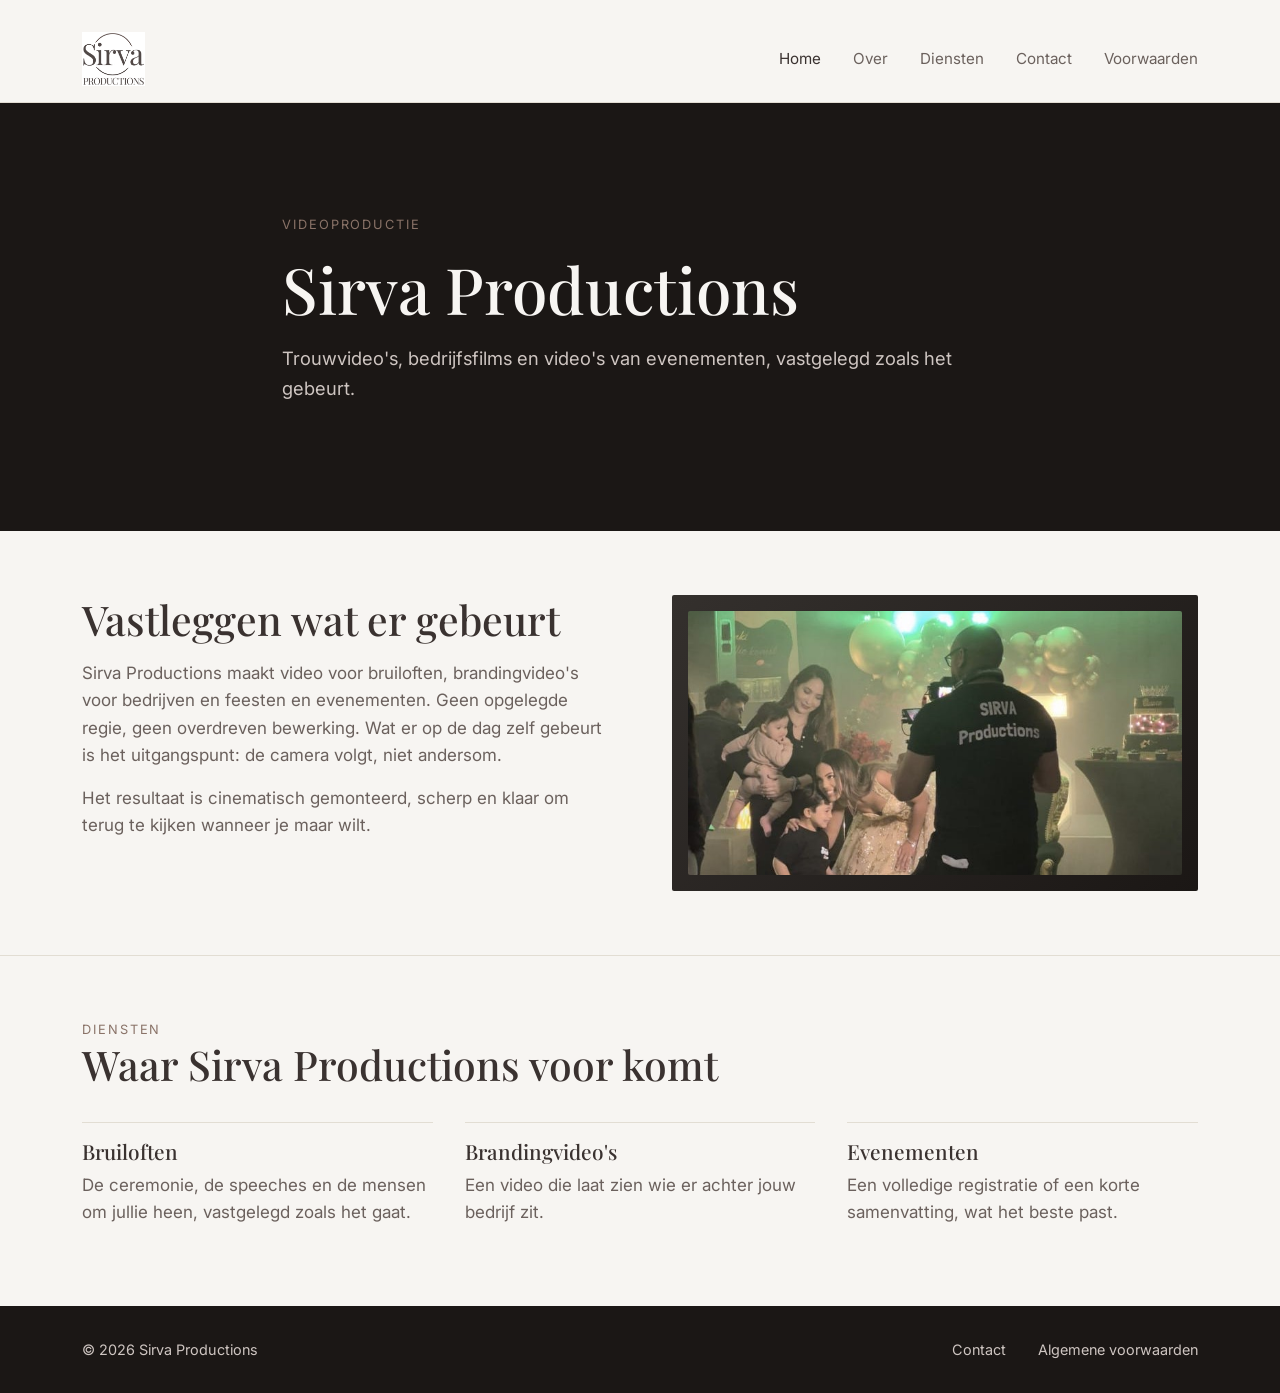
<file: index.html>
<!DOCTYPE html>
<html lang="nl">
<head>
<meta charset="UTF-8">
<meta name="viewport" content="width=device-width, initial-scale=1.0">
<title>Sirva Productions | Videoproductie</title>
<meta name="description" content="Sirva Productions maakt trouwvideo's, bedrijfsfilms en video's van evenementen in Zuid-Holland. Vastgelegd zoals het gebeurt.">
<link rel="preconnect" href="https://fonts.googleapis.com">
<link rel="preconnect" href="https://fonts.gstatic.com" crossorigin>
<link href="https://fonts.googleapis.com/css2?family=Playfair+Display:wght@500;600&family=Inter:wght@400;500&display=swap" rel="stylesheet">
<link rel="icon" type="image/png" sizes="32x32" href="images/favicon-32.png">
<link rel="icon" type="image/png" sizes="16x16" href="images/favicon-16.png">
<link rel="apple-touch-icon" href="images/favicon-256.png">
<link rel="stylesheet" href="css/style.css">
</head>
<body>

<header class="site-header">
  <div class="container">
    <a href="index.html" class="logo"><img src="images/logo-cropped.png" alt="Sirva Productions" width="200" height="171"></a>
    <button class="nav-toggle" aria-label="Menu openen" aria-expanded="false">
      <span></span><span></span><span></span>
    </button>
    <nav>
      <ul class="nav-links">
        <li><a href="index.html" aria-current="page">Home</a></li>
        <li><a href="over.html">Over</a></li>
        <li><a href="diensten.html">Diensten</a></li>
        <li><a href="contact.html">Contact</a></li>
        <li><a href="voorwaarden.html">Voorwaarden</a></li>
      </ul>
    </nav>
  </div>
</header>

<section class="hero">
  <div class="container">
    <div class="eyebrow">Videoproductie</div>
    <h1>Sirva Productions</h1>
    <p class="lead">Trouwvideo's, bedrijfsfilms en video's van evenementen, vastgelegd zoals het gebeurt.</p>
  </div>
</section>

<section>
  <div class="container two-col">
    <div>
      <h2>Vastleggen wat er gebeurt</h2>
      <p>Sirva Productions maakt video voor bruiloften, brandingvideo's voor bedrijven en feesten en evenementen. Geen opgelegde regie, geen overdreven bewerking. Wat er op de dag zelf gebeurt is het uitgangspunt: de camera volgt, niet andersom.</p>
      <p>Het resultaat is cinematisch gemonteerd, scherp en klaar om terug te kijken wanneer je maar wilt.</p>
    </div>
    <div class="placeholder-media">
      <img src="images/marvin-home-crop.jpg" alt="Marvin Sirvania filmt tijdens een feest" style="width:100%; height:100%; object-fit:cover; object-position: center 35%; border-radius:2px;">
    </div>
  </div>
</section>

<section class="section-border">
  <div class="container">
    <div class="eyebrow">Diensten</div>
    <h2>Waar Sirva Productions voor komt</h2>
    <div class="grid-cards">
      <div class="card">
        <h3>Bruiloften</h3>
        <p>De ceremonie, de speeches en de mensen om jullie heen, vastgelegd zoals het gaat.</p>
      </div>
      <div class="card">
        <h3>Brandingvideo's</h3>
        <p>Een video die laat zien wie er achter jouw bedrijf zit.</p>
      </div>
      <div class="card">
        <h3>Evenementen</h3>
        <p>Een volledige registratie of een korte samenvatting, wat het beste past.</p>
      </div>
    </div>
  </div>
</section>

<footer class="site-footer">
  <div class="container">
    <div>&copy; <span id="year"></span> Sirva Productions</div>
    <nav class="footer-links">
      <a href="contact.html">Contact</a>
      <a href="voorwaarden.html">Algemene voorwaarden</a>
    </nav>
  </div>
</footer>

<script src="js/script.js"></script>
</body>
</html>
</file>
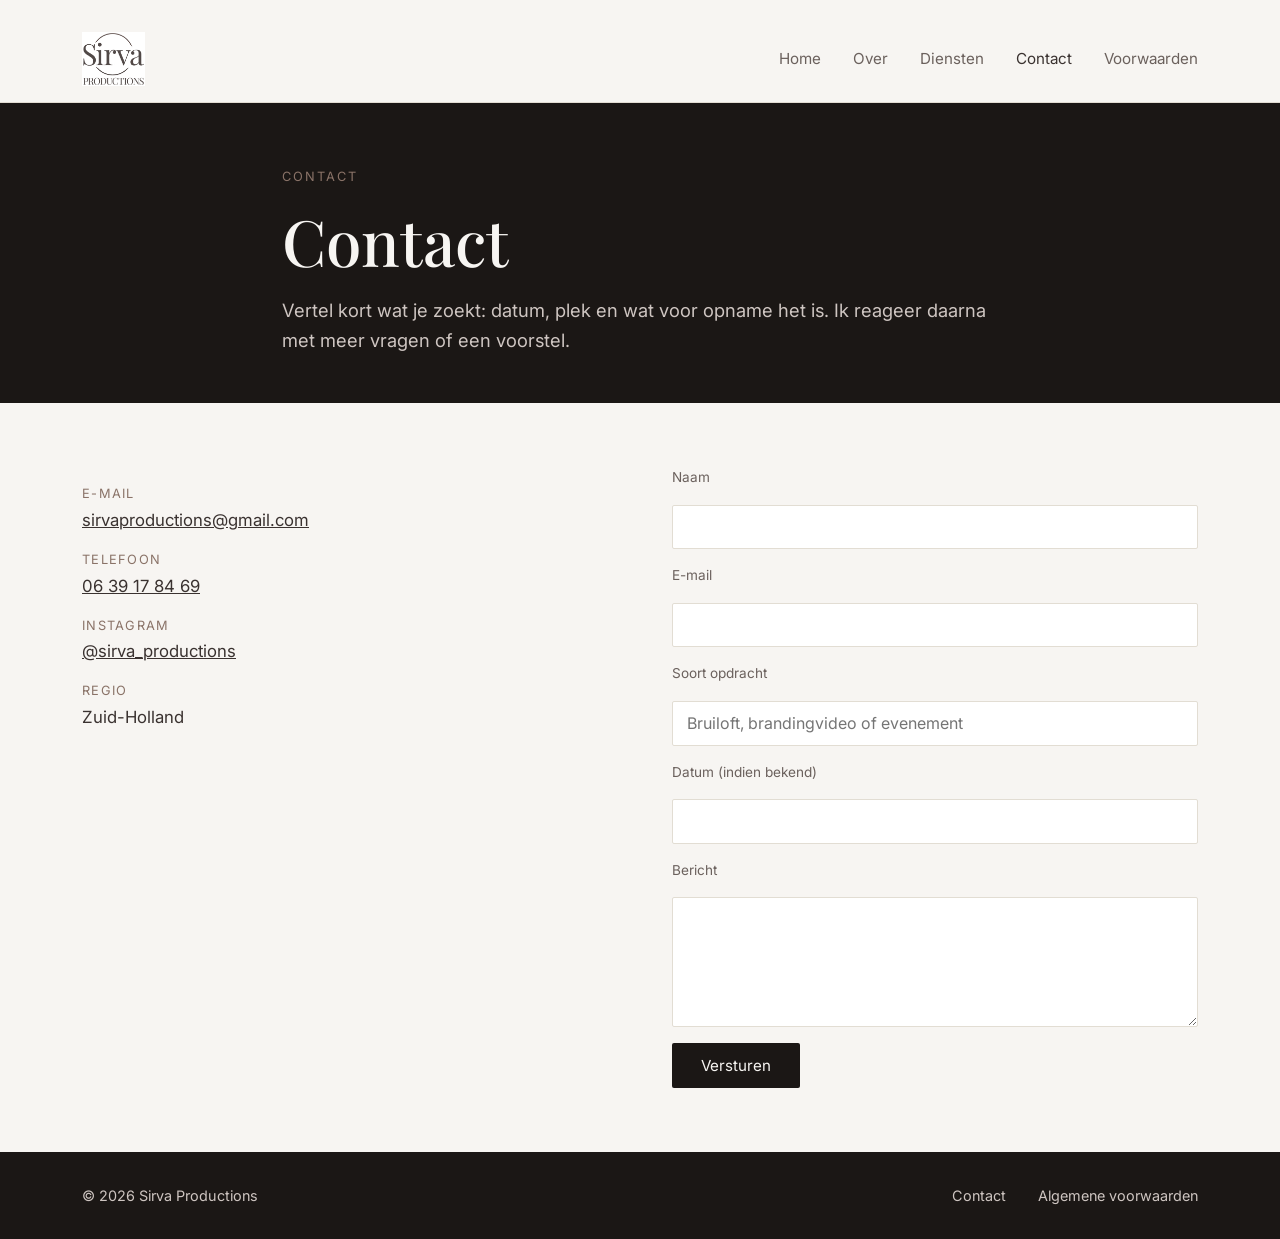
<file: contact.html>
<!DOCTYPE html>
<html lang="nl">
<head>
<meta charset="UTF-8">
<meta name="viewport" content="width=device-width, initial-scale=1.0">
<title>Contact | Sirva Productions</title>
<meta name="description" content="Neem contact op met Sirva Productions voor video van je bruiloft, merk of evenement.">
<link rel="preconnect" href="https://fonts.googleapis.com">
<link rel="preconnect" href="https://fonts.gstatic.com" crossorigin>
<link href="https://fonts.googleapis.com/css2?family=Playfair+Display:wght@500;600&family=Inter:wght@400;500&display=swap" rel="stylesheet">
<link rel="icon" type="image/png" sizes="32x32" href="images/favicon-32.png">
<link rel="icon" type="image/png" sizes="16x16" href="images/favicon-16.png">
<link rel="apple-touch-icon" href="images/favicon-256.png">
<link rel="stylesheet" href="css/style.css">
</head>
<body>

<header class="site-header">
  <div class="container">
    <a href="index.html" class="logo"><img src="images/logo-cropped.png" alt="Sirva Productions" width="200" height="171"></a>
    <button class="nav-toggle" aria-label="Menu openen" aria-expanded="false">
      <span></span><span></span><span></span>
    </button>
    <nav>
      <ul class="nav-links">
        <li><a href="index.html">Home</a></li>
        <li><a href="over.html">Over</a></li>
        <li><a href="diensten.html">Diensten</a></li>
        <li><a href="contact.html" aria-current="page">Contact</a></li>
        <li><a href="voorwaarden.html">Voorwaarden</a></li>
      </ul>
    </nav>
  </div>
</header>

<section class="hero hero-sm">
  <div class="container">
    <div class="eyebrow">Contact</div>
    <h1>Contact</h1>
    <p class="lead">Vertel kort wat je zoekt: datum, plek en wat voor opname het is. Ik reageer daarna met meer vragen of een voorstel.</p>
  </div>
</section>

<section>
  <div class="container contact-grid">

    <div class="contact-details">
      <dl>
        <dt>E-mail</dt>
        <dd><a href="mailto:sirvaproductions@gmail.com">sirvaproductions@gmail.com</a></dd>

        <dt>Telefoon</dt>
        <dd><a href="tel:+31639178469">06 39 17 84 69</a></dd>

        <dt>Instagram</dt>
        <dd><a href="https://www.instagram.com/sirva_productions/" target="_blank" rel="noopener">@sirva_productions</a></dd>

        <dt>Regio</dt>
        <dd>Zuid-Holland</dd>
      </dl>
    </div>

    <form name="contact" method="POST" data-netlify="true" netlify-honeypot="bot-field">
      <input type="hidden" name="form-name" value="contact">
      <p style="display:none">
        <label>Niet invullen: <input name="bot-field"></label>
      </p>

      <label for="naam">Naam</label>
      <input type="text" id="naam" name="naam" required>

      <label for="email">E-mail</label>
      <input type="email" id="email" name="email" required>

      <label for="type">Soort opdracht</label>
      <input type="text" id="type" name="type" placeholder="Bruiloft, brandingvideo of evenement">

      <label for="datum">Datum (indien bekend)</label>
      <input type="text" id="datum" name="datum">

      <label for="bericht">Bericht</label>
      <textarea id="bericht" name="bericht" required></textarea>

      <button type="submit" class="submit">Versturen</button>
    </form>

  </div>
</section>

<footer class="site-footer">
  <div class="container">
    <div>&copy; <span id="year"></span> Sirva Productions</div>
    <nav class="footer-links">
      <a href="contact.html">Contact</a>
      <a href="voorwaarden.html">Algemene voorwaarden</a>
    </nav>
  </div>
</footer>

<script src="js/script.js"></script>
</body>
</html>
</file>
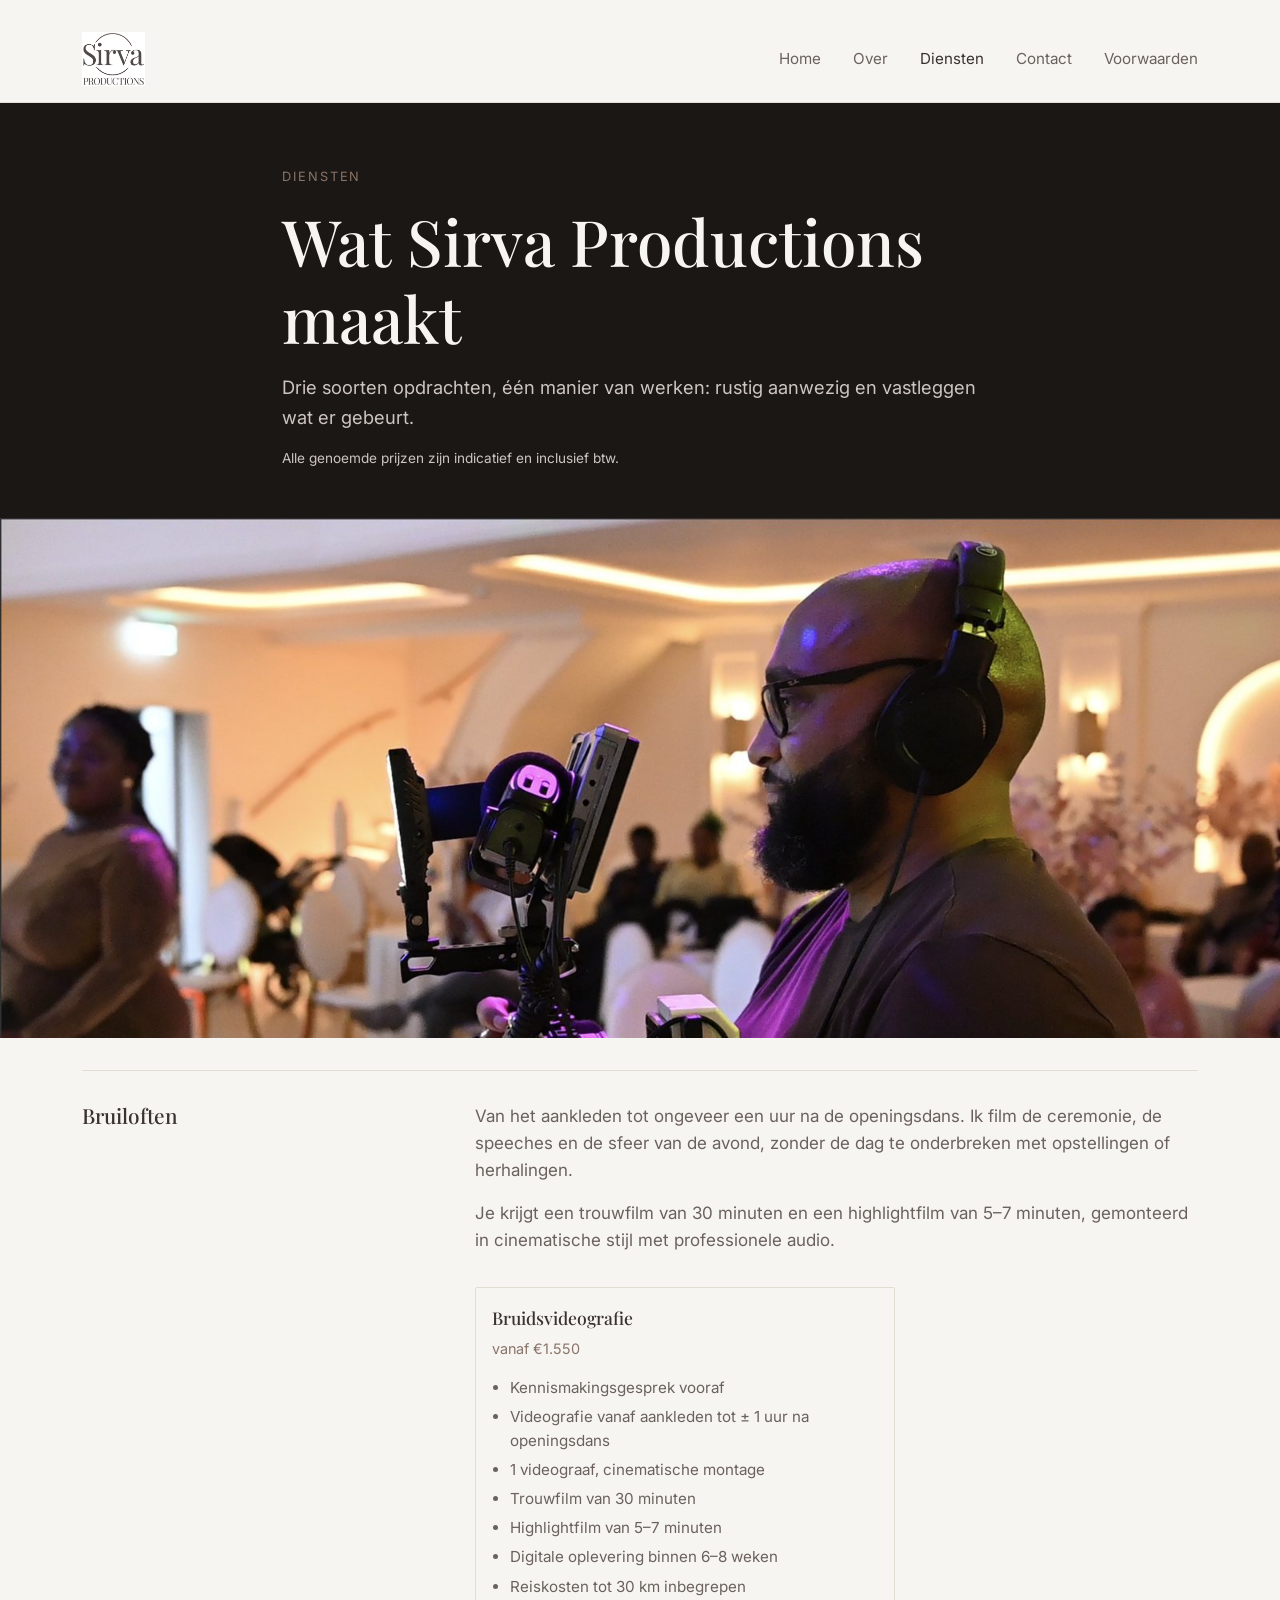
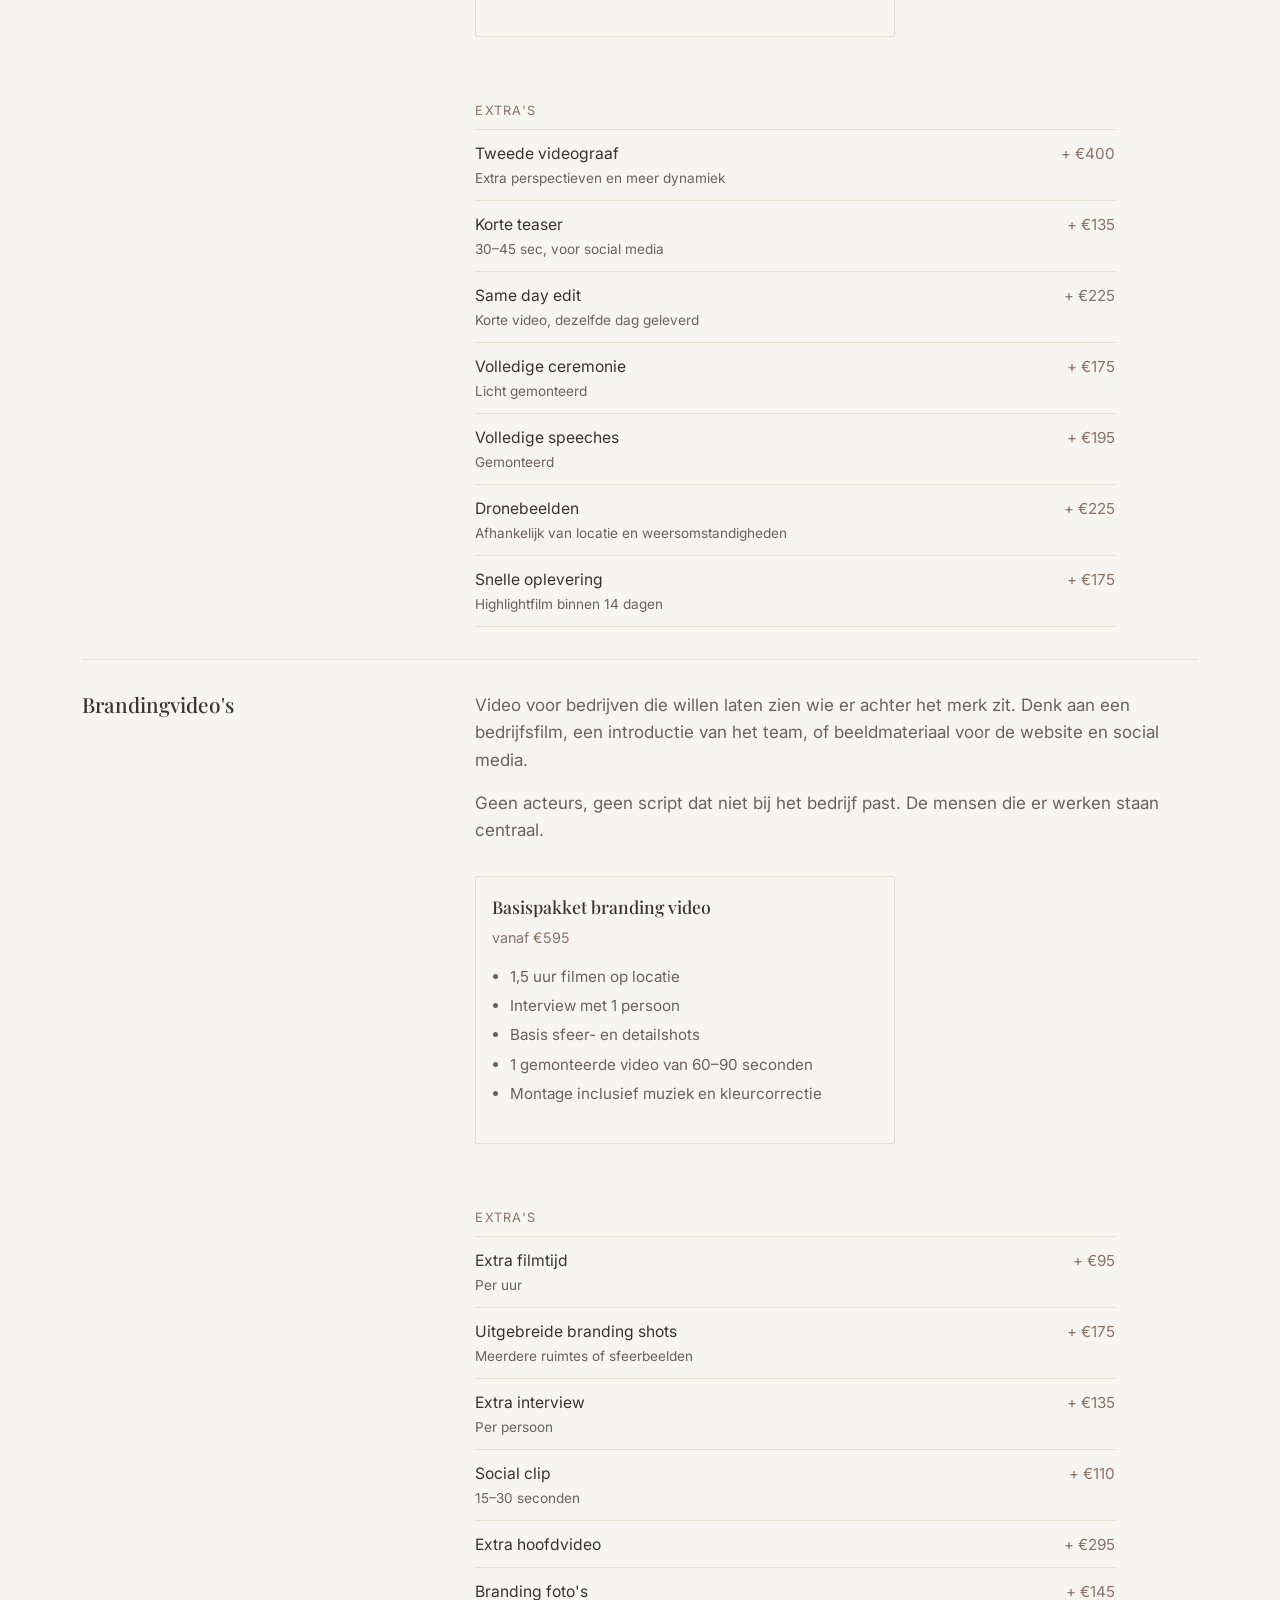
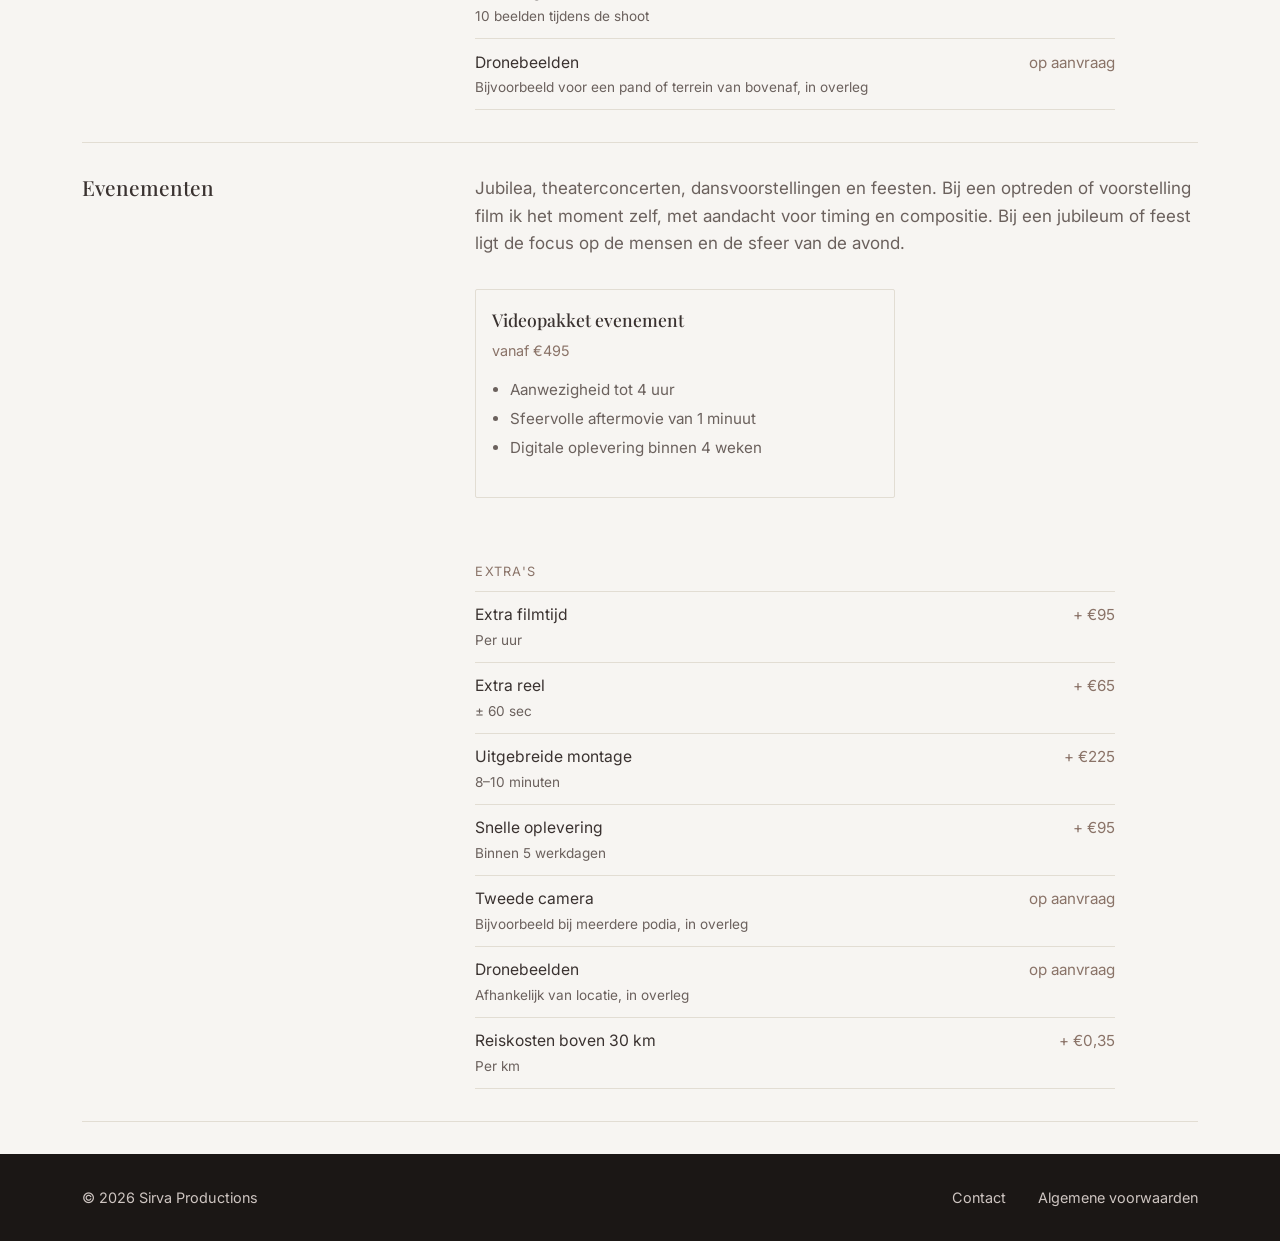
<file: diensten.html>
<!DOCTYPE html>
<html lang="nl">
<head>
<meta charset="UTF-8">
<meta name="viewport" content="width=device-width, initial-scale=1.0">
<title>Diensten | Sirva Productions</title>
<meta name="description" content="Videoproductie voor bruiloften, brandingvideo's en evenementen zoals jubilea, theaterconcerten en dansvoorstellingen.">
<link rel="preconnect" href="https://fonts.googleapis.com">
<link rel="preconnect" href="https://fonts.gstatic.com" crossorigin>
<link href="https://fonts.googleapis.com/css2?family=Playfair+Display:wght@500;600&family=Inter:wght@400;500&display=swap" rel="stylesheet">
<link rel="icon" type="image/png" sizes="32x32" href="images/favicon-32.png">
<link rel="icon" type="image/png" sizes="16x16" href="images/favicon-16.png">
<link rel="apple-touch-icon" href="images/favicon-256.png">
<link rel="stylesheet" href="css/style.css">
</head>
<body>

<header class="site-header">
  <div class="container">
    <a href="index.html" class="logo"><img src="images/logo-cropped.png" alt="Sirva Productions" width="200" height="171"></a>
    <button class="nav-toggle" aria-label="Menu openen" aria-expanded="false">
      <span></span><span></span><span></span>
    </button>
    <nav>
      <ul class="nav-links">
        <li><a href="index.html">Home</a></li>
        <li><a href="over.html">Over</a></li>
        <li><a href="diensten.html" aria-current="page">Diensten</a></li>
        <li><a href="contact.html">Contact</a></li>
        <li><a href="voorwaarden.html">Voorwaarden</a></li>
      </ul>
    </nav>
  </div>
</header>

<section class="hero hero-sm">
  <div class="container">
    <div class="eyebrow">Diensten</div>
    <h1>Wat Sirva Productions maakt</h1>
    <p class="lead">Drie soorten opdrachten, één manier van werken: rustig aanwezig en vastleggen wat er gebeurt.</p>
    <p class="package-note" style="color: var(--color-text-inverse-soft);">Alle genoemde prijzen zijn indicatief en inclusief btw.</p>
  </div>
</section>

<div class="full-banner">
  <img src="images/marvin-diensten.jpg" alt="Marvin Sirvania filmt met een gimbal tijdens een bruiloft">
</div>

<section class="tight">
  <div class="container">

    <div class="service-row">
      <h3>Bruiloften</h3>
      <div>
        <p>Van het aankleden tot ongeveer een uur na de openingsdans. Ik film de ceremonie, de speeches en de sfeer van de avond, zonder de dag te onderbreken met opstellingen of herhalingen.</p>
        <p>Je krijgt een trouwfilm van 30 minuten en een highlightfilm van 5–7 minuten, gemonteerd in cinematische stijl met professionele audio.</p>

        <div class="single-package">
          <div class="package-card">
            <h4>Bruidsvideografie</h4>
            <div class="package-price">vanaf €1.550</div>
            <ul>
              <li>Kennismakingsgesprek vooraf</li>
              <li>Videografie vanaf aankleden tot ± 1 uur na openingsdans</li>
              <li>1 videograaf, cinematische montage</li>
              <li>Trouwfilm van 30 minuten</li>
              <li>Highlightfilm van 5–7 minuten</li>
              <li>Digitale oplevering binnen 6–8 weken</li>
              <li>Reiskosten tot 30 km inbegrepen</li>
            </ul>
          </div>
        </div>

        <div class="extras">
          <div class="extras-title">Extra's</div>
          <div class="extra-row"><span class="extra-name">Tweede videograaf<span class="extra-desc">Extra perspectieven en meer dynamiek</span></span><span class="extra-price">+ €400</span></div>
          <div class="extra-row"><span class="extra-name">Korte teaser<span class="extra-desc">30–45 sec, voor social media</span></span><span class="extra-price">+ €135</span></div>
          <div class="extra-row"><span class="extra-name">Same day edit<span class="extra-desc">Korte video, dezelfde dag geleverd</span></span><span class="extra-price">+ €225</span></div>
          <div class="extra-row"><span class="extra-name">Volledige ceremonie<span class="extra-desc">Licht gemonteerd</span></span><span class="extra-price">+ €175</span></div>
          <div class="extra-row"><span class="extra-name">Volledige speeches<span class="extra-desc">Gemonteerd</span></span><span class="extra-price">+ €195</span></div>
          <div class="extra-row"><span class="extra-name">Dronebeelden<span class="extra-desc">Afhankelijk van locatie en weersomstandigheden</span></span><span class="extra-price">+ €225</span></div>
          <div class="extra-row"><span class="extra-name">Snelle oplevering<span class="extra-desc">Highlightfilm binnen 14 dagen</span></span><span class="extra-price">+ €175</span></div>
        </div>
      </div>
    </div>

    <div class="service-row">
      <h3>Brandingvideo's</h3>
      <div>
        <p>Video voor bedrijven die willen laten zien wie er achter het merk zit. Denk aan een bedrijfsfilm, een introductie van het team, of beeldmateriaal voor de website en social media.</p>
        <p>Geen acteurs, geen script dat niet bij het bedrijf past. De mensen die er werken staan centraal.</p>

        <div class="single-package">
          <div class="package-card">
            <h4>Basispakket branding video</h4>
            <div class="package-price">vanaf €595</div>
            <ul>
              <li>1,5 uur filmen op locatie</li>
              <li>Interview met 1 persoon</li>
              <li>Basis sfeer- en detailshots</li>
              <li>1 gemonteerde video van 60–90 seconden</li>
              <li>Montage inclusief muziek en kleurcorrectie</li>
            </ul>
          </div>
        </div>

        <div class="extras">
          <div class="extras-title">Extra's</div>
          <div class="extra-row"><span class="extra-name">Extra filmtijd<span class="extra-desc">Per uur</span></span><span class="extra-price">+ €95</span></div>
          <div class="extra-row"><span class="extra-name">Uitgebreide branding shots<span class="extra-desc">Meerdere ruimtes of sfeerbeelden</span></span><span class="extra-price">+ €175</span></div>
          <div class="extra-row"><span class="extra-name">Extra interview<span class="extra-desc">Per persoon</span></span><span class="extra-price">+ €135</span></div>
          <div class="extra-row"><span class="extra-name">Social clip<span class="extra-desc">15–30 seconden</span></span><span class="extra-price">+ €110</span></div>
          <div class="extra-row"><span class="extra-name">Extra hoofdvideo</span><span class="extra-price">+ €295</span></div>
          <div class="extra-row"><span class="extra-name">Branding foto's<span class="extra-desc">10 beelden tijdens de shoot</span></span><span class="extra-price">+ €145</span></div>
          <div class="extra-row"><span class="extra-name">Dronebeelden<span class="extra-desc">Bijvoorbeeld voor een pand of terrein van bovenaf, in overleg</span></span><span class="extra-price">op aanvraag</span></div>
        </div>
      </div>
    </div>

    <div class="service-row">
      <h3>Evenementen</h3>
      <div>
        <p>Jubilea, theaterconcerten, dansvoorstellingen en feesten. Bij een optreden of voorstelling film ik het moment zelf, met aandacht voor timing en compositie. Bij een jubileum of feest ligt de focus op de mensen en de sfeer van de avond.</p>

        <div class="single-package">
          <div class="package-card">
            <h4>Videopakket evenement</h4>
            <div class="package-price">vanaf €495</div>
            <ul>
              <li>Aanwezigheid tot 4 uur</li>
              <li>Sfeervolle aftermovie van 1 minuut</li>
              <li>Digitale oplevering binnen 4 weken</li>
            </ul>
          </div>
        </div>

        <div class="extras">
          <div class="extras-title">Extra's</div>
          <div class="extra-row"><span class="extra-name">Extra filmtijd<span class="extra-desc">Per uur</span></span><span class="extra-price">+ €95</span></div>
          <div class="extra-row"><span class="extra-name">Extra reel<span class="extra-desc">± 60 sec</span></span><span class="extra-price">+ €65</span></div>
          <div class="extra-row"><span class="extra-name">Uitgebreide montage<span class="extra-desc">8–10 minuten</span></span><span class="extra-price">+ €225</span></div>
          <div class="extra-row"><span class="extra-name">Snelle oplevering<span class="extra-desc">Binnen 5 werkdagen</span></span><span class="extra-price">+ €95</span></div>
          <div class="extra-row"><span class="extra-name">Tweede camera<span class="extra-desc">Bijvoorbeeld bij meerdere podia, in overleg</span></span><span class="extra-price">op aanvraag</span></div>
          <div class="extra-row"><span class="extra-name">Dronebeelden<span class="extra-desc">Afhankelijk van locatie, in overleg</span></span><span class="extra-price">op aanvraag</span></div>
          <div class="extra-row"><span class="extra-name">Reiskosten boven 30 km<span class="extra-desc">Per km</span></span><span class="extra-price">+ €0,35</span></div>
        </div>
      </div>
    </div>

  </div>
</section>

<footer class="site-footer">
  <div class="container">
    <div>&copy; <span id="year"></span> Sirva Productions</div>
    <nav class="footer-links">
      <a href="contact.html">Contact</a>
      <a href="voorwaarden.html">Algemene voorwaarden</a>
    </nav>
  </div>
</footer>

<script src="js/script.js"></script>
</body>
</html>
</file>
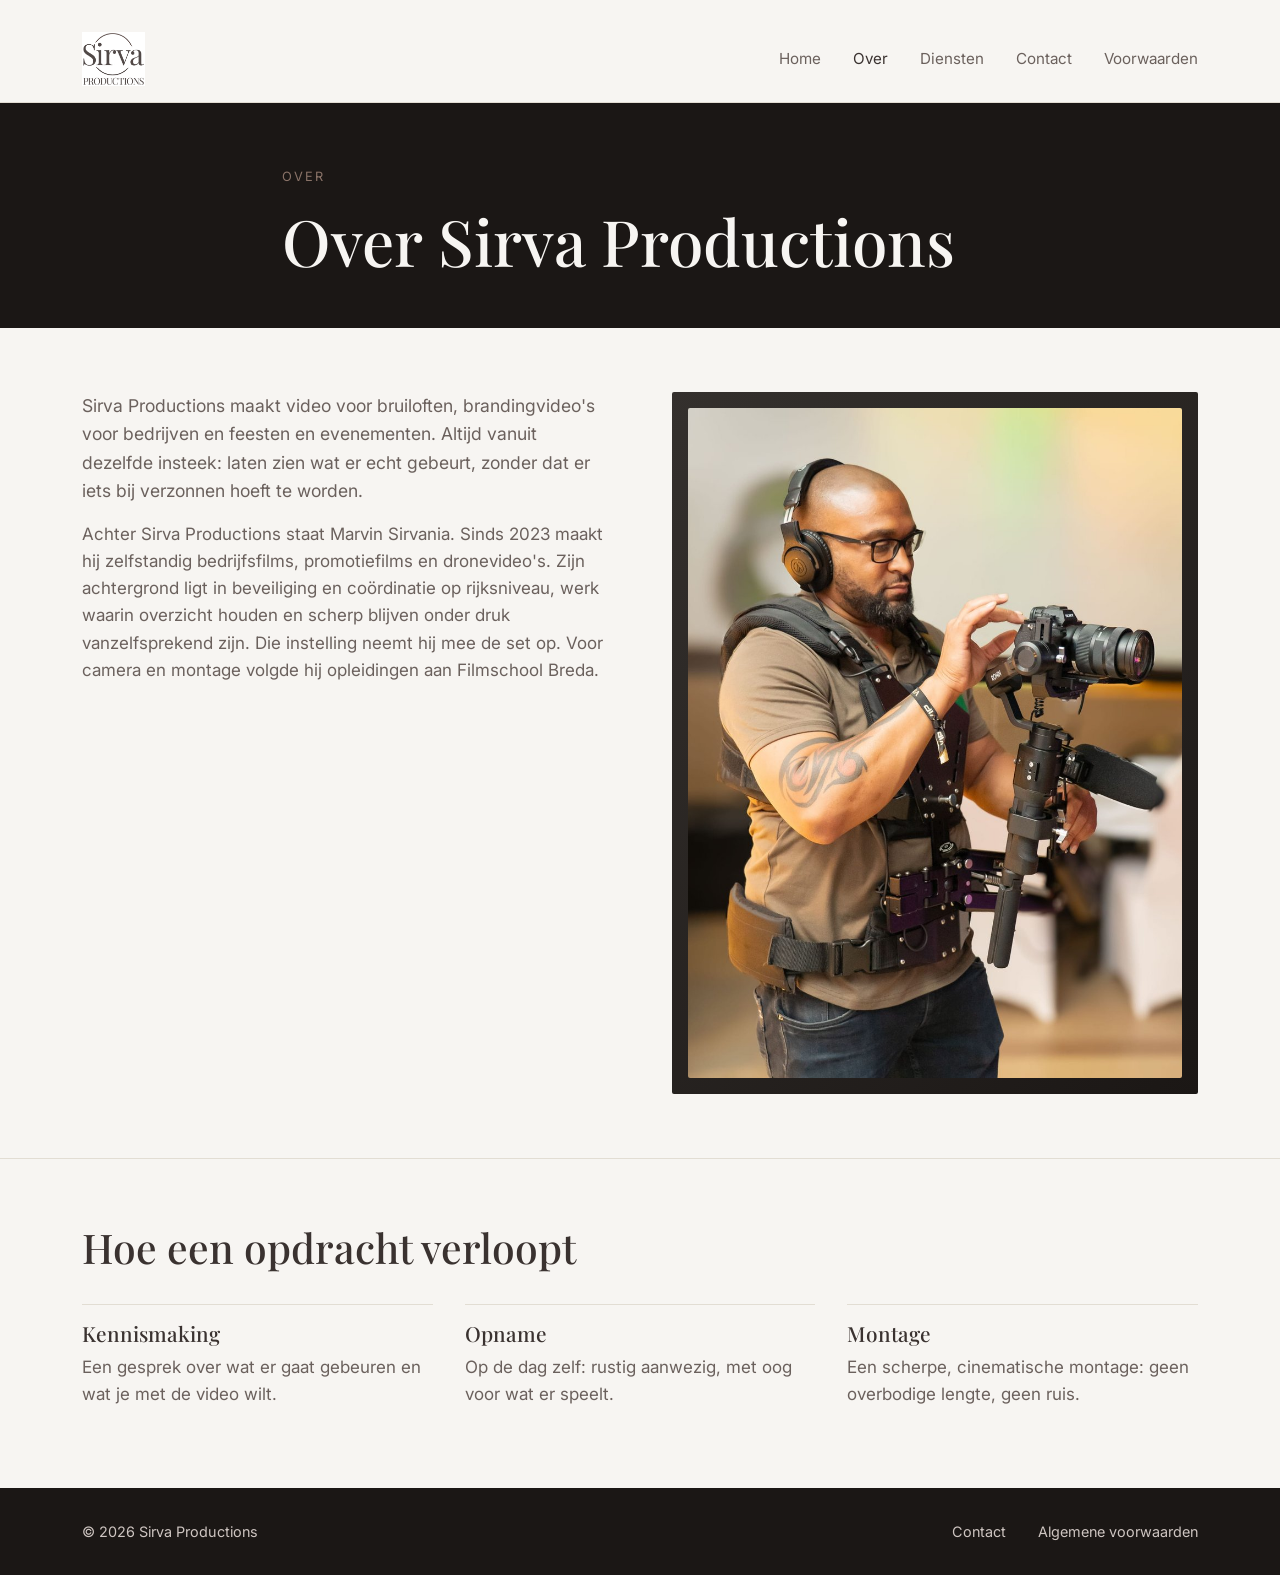
<file: over.html>
<!DOCTYPE html>
<html lang="nl">
<head>
<meta charset="UTF-8">
<meta name="viewport" content="width=device-width, initial-scale=1.0">
<title>Over | Sirva Productions</title>
<meta name="description" content="Over Sirva Productions: videoproductie voor bruiloften, brandingvideo's voor bedrijven en feesten en evenementen.">
<link rel="preconnect" href="https://fonts.googleapis.com">
<link rel="preconnect" href="https://fonts.gstatic.com" crossorigin>
<link href="https://fonts.googleapis.com/css2?family=Playfair+Display:wght@500;600&family=Inter:wght@400;500&display=swap" rel="stylesheet">
<link rel="icon" type="image/png" sizes="32x32" href="images/favicon-32.png">
<link rel="icon" type="image/png" sizes="16x16" href="images/favicon-16.png">
<link rel="apple-touch-icon" href="images/favicon-256.png">
<link rel="stylesheet" href="css/style.css">
</head>
<body>

<header class="site-header">
  <div class="container">
    <a href="index.html" class="logo"><img src="images/logo-cropped.png" alt="Sirva Productions" width="200" height="171"></a>
    <button class="nav-toggle" aria-label="Menu openen" aria-expanded="false">
      <span></span><span></span><span></span>
    </button>
    <nav>
      <ul class="nav-links">
        <li><a href="index.html">Home</a></li>
        <li><a href="over.html" aria-current="page">Over</a></li>
        <li><a href="diensten.html">Diensten</a></li>
        <li><a href="contact.html">Contact</a></li>
        <li><a href="voorwaarden.html">Voorwaarden</a></li>
      </ul>
    </nav>
  </div>
</header>

<section class="hero hero-sm">
  <div class="container">
    <div class="eyebrow">Over</div>
    <h1>Over Sirva Productions</h1>
  </div>
</section>

<section>
  <div class="container two-col">
    <div>
      <p class="lead">Sirva Productions maakt video voor bruiloften, brandingvideo's voor bedrijven en feesten en evenementen. Altijd vanuit dezelfde insteek: laten zien wat er echt gebeurt, zonder dat er iets bij verzonnen hoeft te worden.</p>
      <p>Achter Sirva Productions staat Marvin Sirvania. Sinds 2023 maakt hij zelfstandig bedrijfsfilms, promotiefilms en dronevideo's. Zijn achtergrond ligt in beveiliging en coördinatie op rijksniveau, werk waarin overzicht houden en scherp blijven onder druk vanzelfsprekend zijn. Die instelling neemt hij mee de set op. Voor camera en montage volgde hij opleidingen aan Filmschool Breda.</p>
    </div>
    <div class="placeholder-media tall">
      <img src="images/marvin-over.jpg" alt="Marvin Sirvania aan het werk met een camera op een gimbal" style="width:100%; height:100%; object-fit:cover; border-radius:2px;">
    </div>
  </div>
</section>

<section class="section-border">
  <div class="container">
    <h2>Hoe een opdracht verloopt</h2>
    <div class="grid-cards">
      <div class="card">
        <h3>Kennismaking</h3>
        <p>Een gesprek over wat er gaat gebeuren en wat je met de video wilt.</p>
      </div>
      <div class="card">
        <h3>Opname</h3>
        <p>Op de dag zelf: rustig aanwezig, met oog voor wat er speelt.</p>
      </div>
      <div class="card">
        <h3>Montage</h3>
        <p>Een scherpe, cinematische montage: geen overbodige lengte, geen ruis.</p>
      </div>
    </div>
  </div>
</section>

<footer class="site-footer">
  <div class="container">
    <div>&copy; <span id="year"></span> Sirva Productions</div>
    <nav class="footer-links">
      <a href="contact.html">Contact</a>
      <a href="voorwaarden.html">Algemene voorwaarden</a>
    </nav>
  </div>
</footer>

<script src="js/script.js"></script>
</body>
</html>
</file>
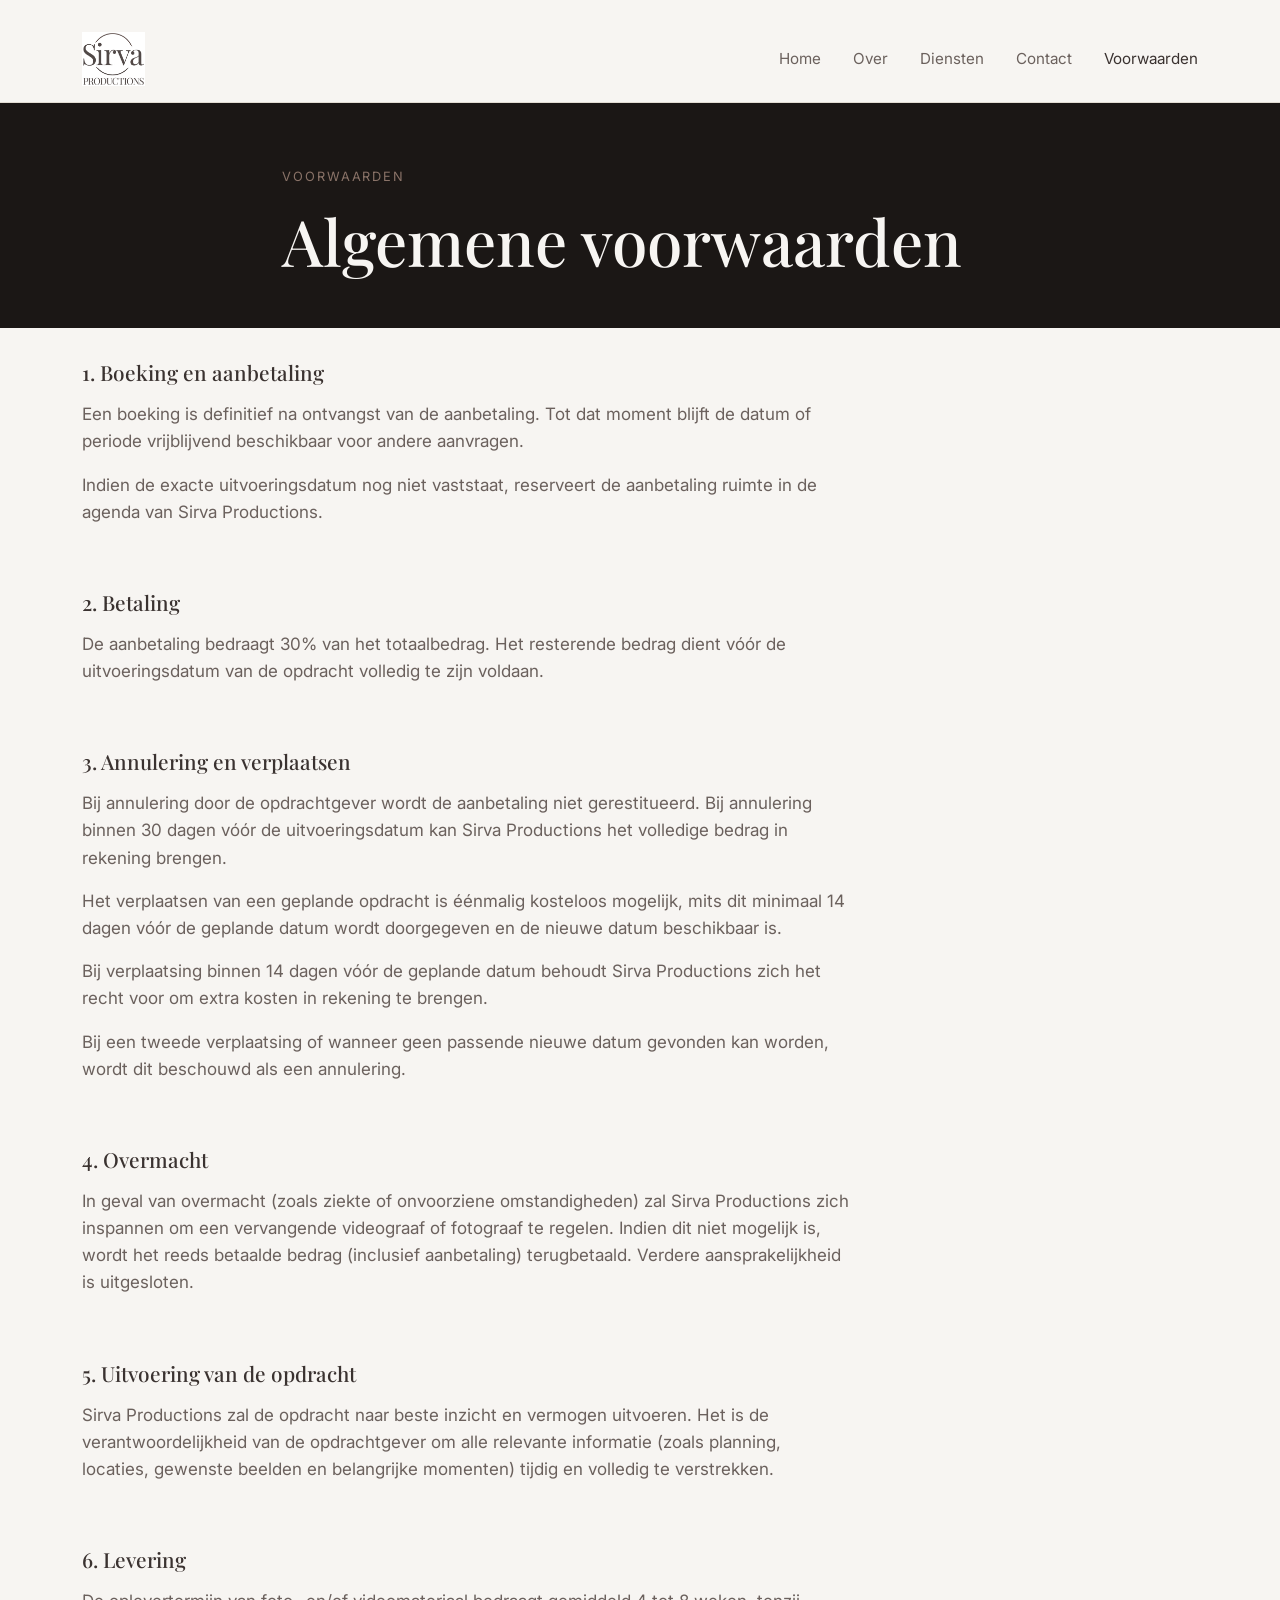
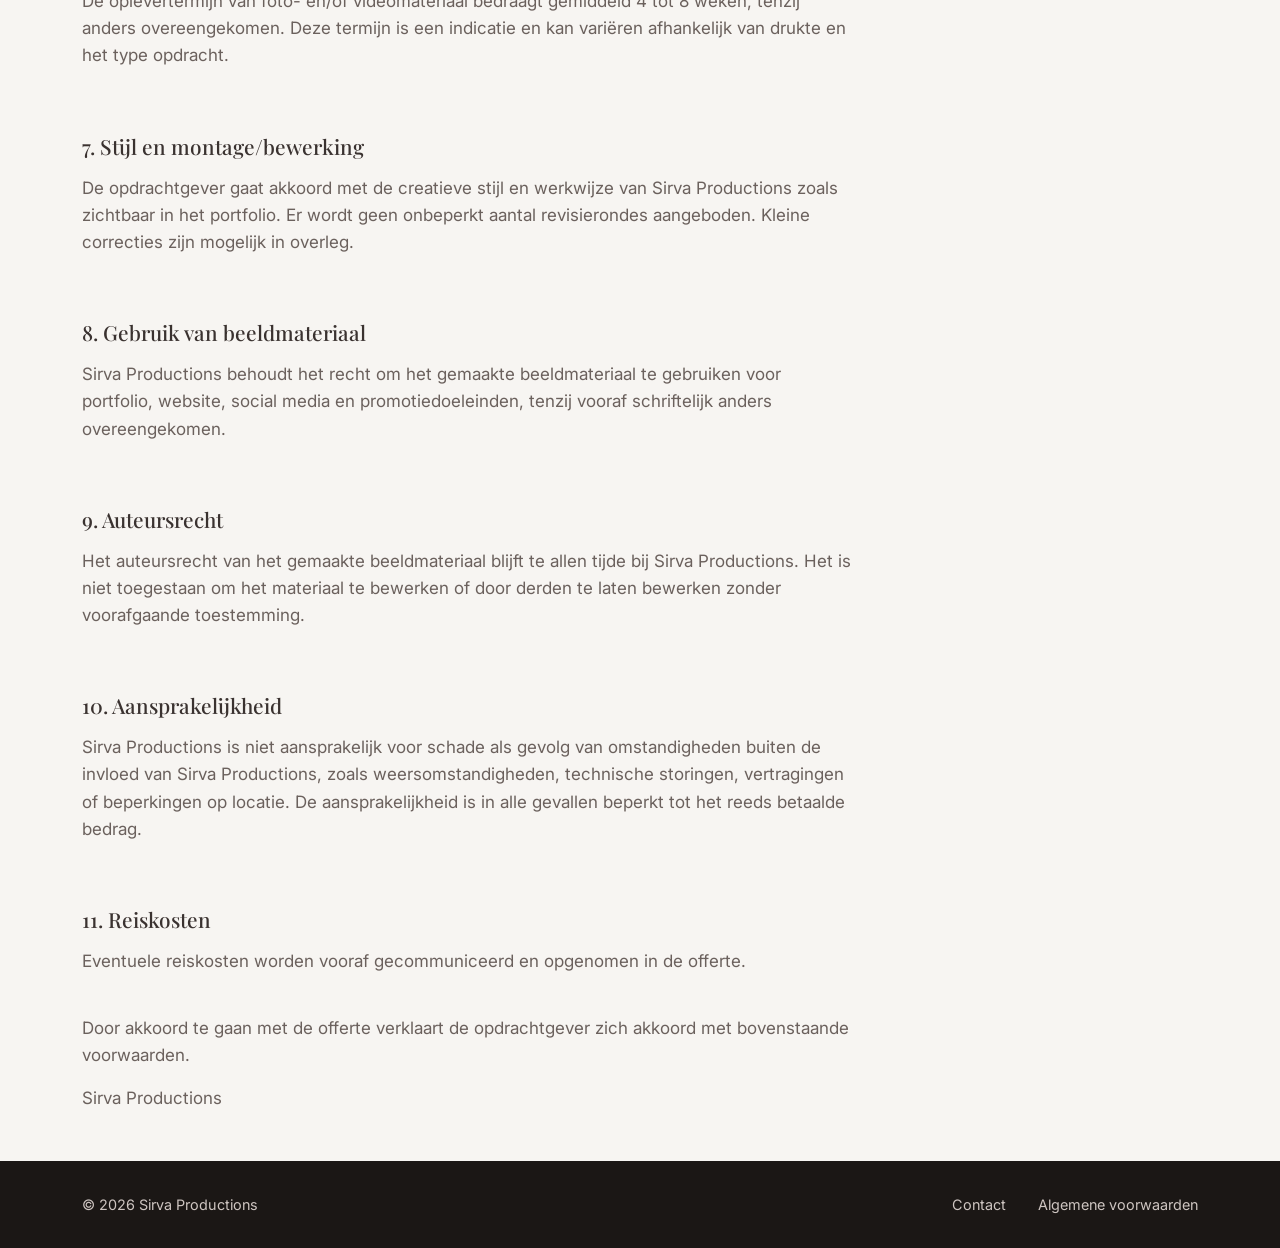
<file: voorwaarden.html>
<!DOCTYPE html>
<html lang="nl">
<head>
<meta charset="UTF-8">
<meta name="viewport" content="width=device-width, initial-scale=1.0">
<title>Algemene voorwaarden | Sirva Productions</title>
<meta name="description" content="Algemene voorwaarden van Sirva Productions.">
<link rel="preconnect" href="https://fonts.googleapis.com">
<link rel="preconnect" href="https://fonts.gstatic.com" crossorigin>
<link href="https://fonts.googleapis.com/css2?family=Playfair+Display:wght@500;600&family=Inter:wght@400;500&display=swap" rel="stylesheet">
<link rel="icon" type="image/png" sizes="32x32" href="images/favicon-32.png">
<link rel="icon" type="image/png" sizes="16x16" href="images/favicon-16.png">
<link rel="apple-touch-icon" href="images/favicon-256.png">
<link rel="stylesheet" href="css/style.css">
</head>
<body>

<header class="site-header">
  <div class="container">
    <a href="index.html" class="logo"><img src="images/logo-cropped.png" alt="Sirva Productions" width="200" height="171"></a>
    <button class="nav-toggle" aria-label="Menu openen" aria-expanded="false">
      <span></span><span></span><span></span>
    </button>
    <nav>
      <ul class="nav-links">
        <li><a href="index.html">Home</a></li>
        <li><a href="over.html">Over</a></li>
        <li><a href="diensten.html">Diensten</a></li>
        <li><a href="contact.html">Contact</a></li>
        <li><a href="voorwaarden.html" aria-current="page">Voorwaarden</a></li>
      </ul>
    </nav>
  </div>
</header>

<section class="hero hero-sm">
  <div class="container">
    <div class="eyebrow">Voorwaarden</div>
    <h1>Algemene voorwaarden</h1>
  </div>
</section>

<section class="tight terms">
  <div class="container">

    <h2>1. Boeking en aanbetaling</h2>
    <p>Een boeking is definitief na ontvangst van de aanbetaling. Tot dat moment blijft de datum of periode vrijblijvend beschikbaar voor andere aanvragen.</p>
    <p>Indien de exacte uitvoeringsdatum nog niet vaststaat, reserveert de aanbetaling ruimte in de agenda van Sirva Productions.</p>

    <h2>2. Betaling</h2>
    <p>De aanbetaling bedraagt 30% van het totaalbedrag. Het resterende bedrag dient vóór de uitvoeringsdatum van de opdracht volledig te zijn voldaan.</p>

    <h2>3. Annulering en verplaatsen</h2>
    <p>Bij annulering door de opdrachtgever wordt de aanbetaling niet gerestitueerd. Bij annulering binnen 30 dagen vóór de uitvoeringsdatum kan Sirva Productions het volledige bedrag in rekening brengen.</p>
    <p>Het verplaatsen van een geplande opdracht is éénmalig kosteloos mogelijk, mits dit minimaal 14 dagen vóór de geplande datum wordt doorgegeven en de nieuwe datum beschikbaar is.</p>
    <p>Bij verplaatsing binnen 14 dagen vóór de geplande datum behoudt Sirva Productions zich het recht voor om extra kosten in rekening te brengen.</p>
    <p>Bij een tweede verplaatsing of wanneer geen passende nieuwe datum gevonden kan worden, wordt dit beschouwd als een annulering.</p>

    <h2>4. Overmacht</h2>
    <p>In geval van overmacht (zoals ziekte of onvoorziene omstandigheden) zal Sirva Productions zich inspannen om een vervangende videograaf of fotograaf te regelen. Indien dit niet mogelijk is, wordt het reeds betaalde bedrag (inclusief aanbetaling) terugbetaald. Verdere aansprakelijkheid is uitgesloten.</p>

    <h2>5. Uitvoering van de opdracht</h2>
    <p>Sirva Productions zal de opdracht naar beste inzicht en vermogen uitvoeren. Het is de verantwoordelijkheid van de opdrachtgever om alle relevante informatie (zoals planning, locaties, gewenste beelden en belangrijke momenten) tijdig en volledig te verstrekken.</p>

    <h2>6. Levering</h2>
    <p>De oplevertermijn van foto- en/of videomateriaal bedraagt gemiddeld 4 tot 8 weken, tenzij anders overeengekomen. Deze termijn is een indicatie en kan variëren afhankelijk van drukte en het type opdracht.</p>

    <h2>7. Stijl en montage/bewerking</h2>
    <p>De opdrachtgever gaat akkoord met de creatieve stijl en werkwijze van Sirva Productions zoals zichtbaar in het portfolio. Er wordt geen onbeperkt aantal revisierondes aangeboden. Kleine correcties zijn mogelijk in overleg.</p>

    <h2>8. Gebruik van beeldmateriaal</h2>
    <p>Sirva Productions behoudt het recht om het gemaakte beeldmateriaal te gebruiken voor portfolio, website, social media en promotiedoeleinden, tenzij vooraf schriftelijk anders overeengekomen.</p>

    <h2>9. Auteursrecht</h2>
    <p>Het auteursrecht van het gemaakte beeldmateriaal blijft te allen tijde bij Sirva Productions. Het is niet toegestaan om het materiaal te bewerken of door derden te laten bewerken zonder voorafgaande toestemming.</p>

    <h2>10. Aansprakelijkheid</h2>
    <p>Sirva Productions is niet aansprakelijk voor schade als gevolg van omstandigheden buiten de invloed van Sirva Productions, zoals weersomstandigheden, technische storingen, vertragingen of beperkingen op locatie. De aansprakelijkheid is in alle gevallen beperkt tot het reeds betaalde bedrag.</p>

    <h2>11. Reiskosten</h2>
    <p>Eventuele reiskosten worden vooraf gecommuniceerd en opgenomen in de offerte.</p>

    <p style="margin-top: 2.5rem;">Door akkoord te gaan met de offerte verklaart de opdrachtgever zich akkoord met bovenstaande voorwaarden.</p>
    <p>Sirva Productions</p>

  </div>
</section>

<footer class="site-footer">
  <div class="container">
    <div>&copy; <span id="year"></span> Sirva Productions</div>
    <nav class="footer-links">
      <a href="contact.html">Contact</a>
      <a href="voorwaarden.html">Algemene voorwaarden</a>
    </nav>
  </div>
</footer>

<script src="js/script.js"></script>
</body>
</html>
</file>
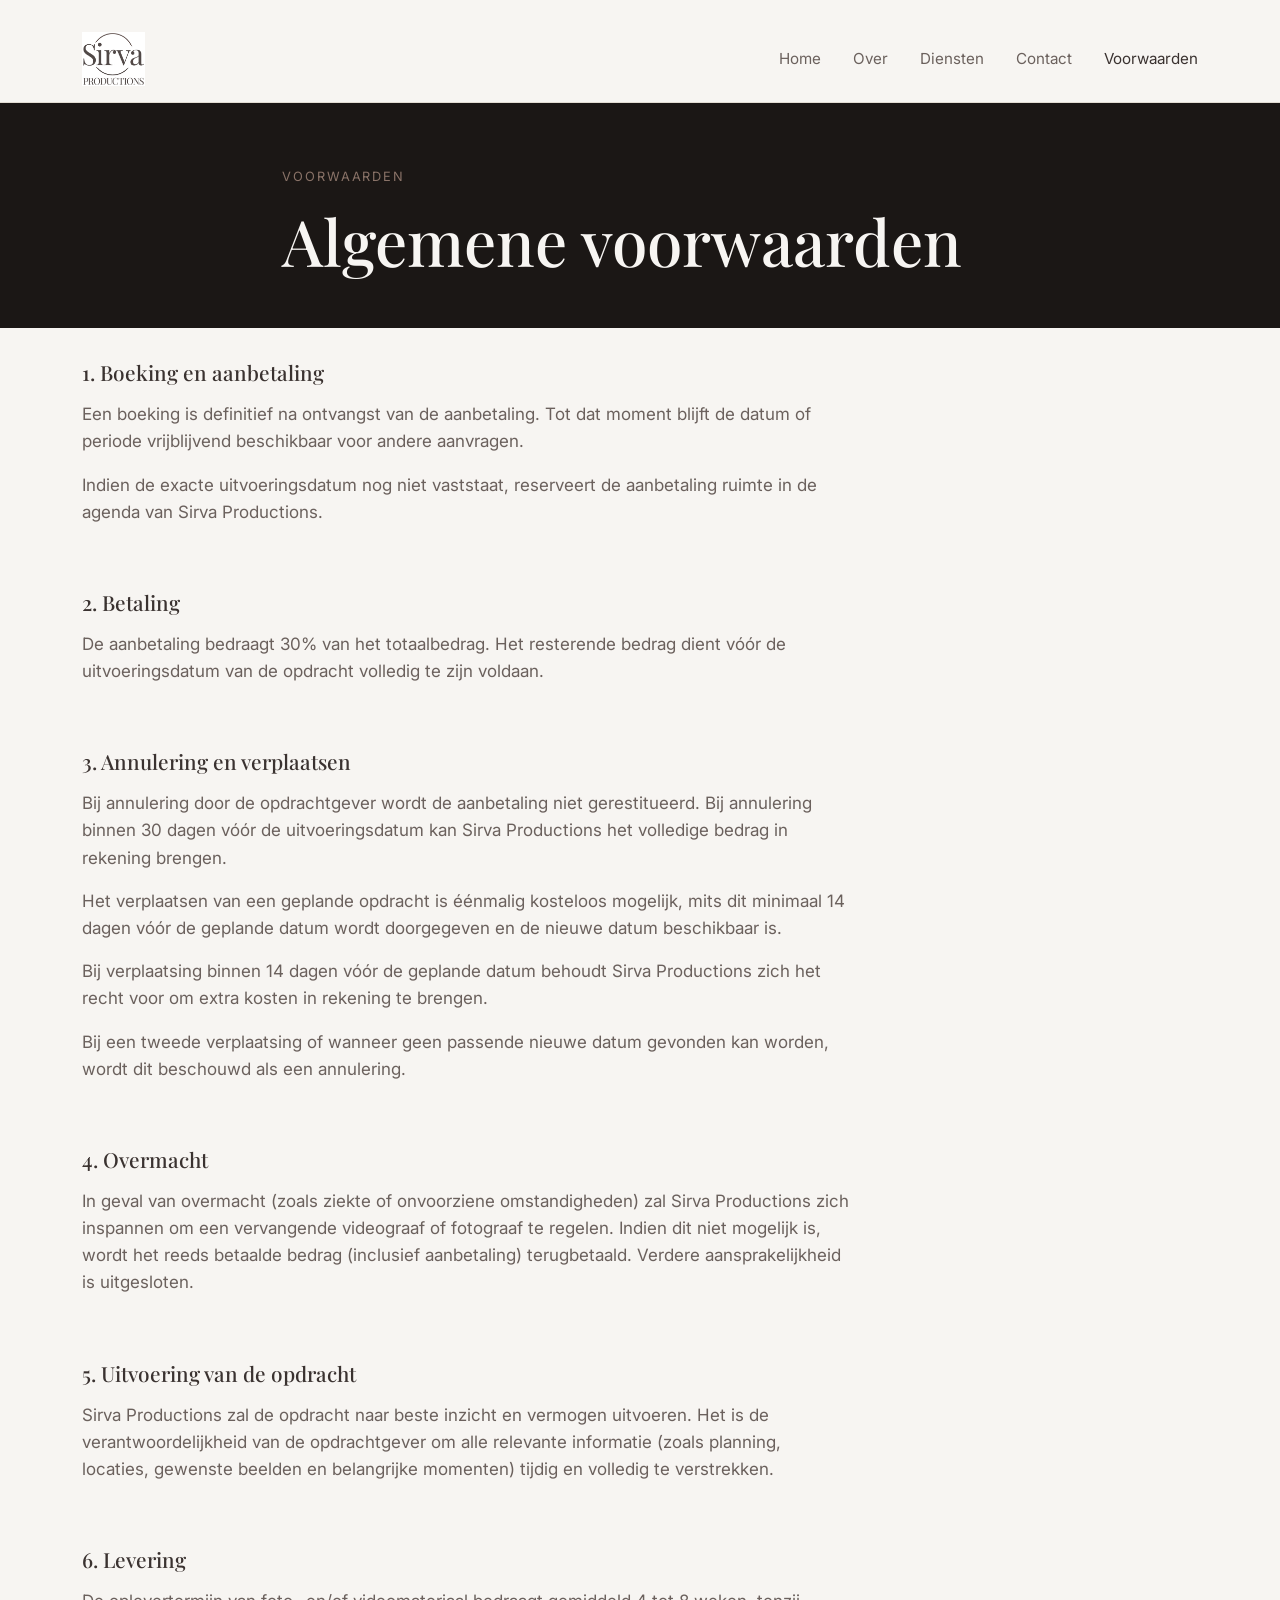
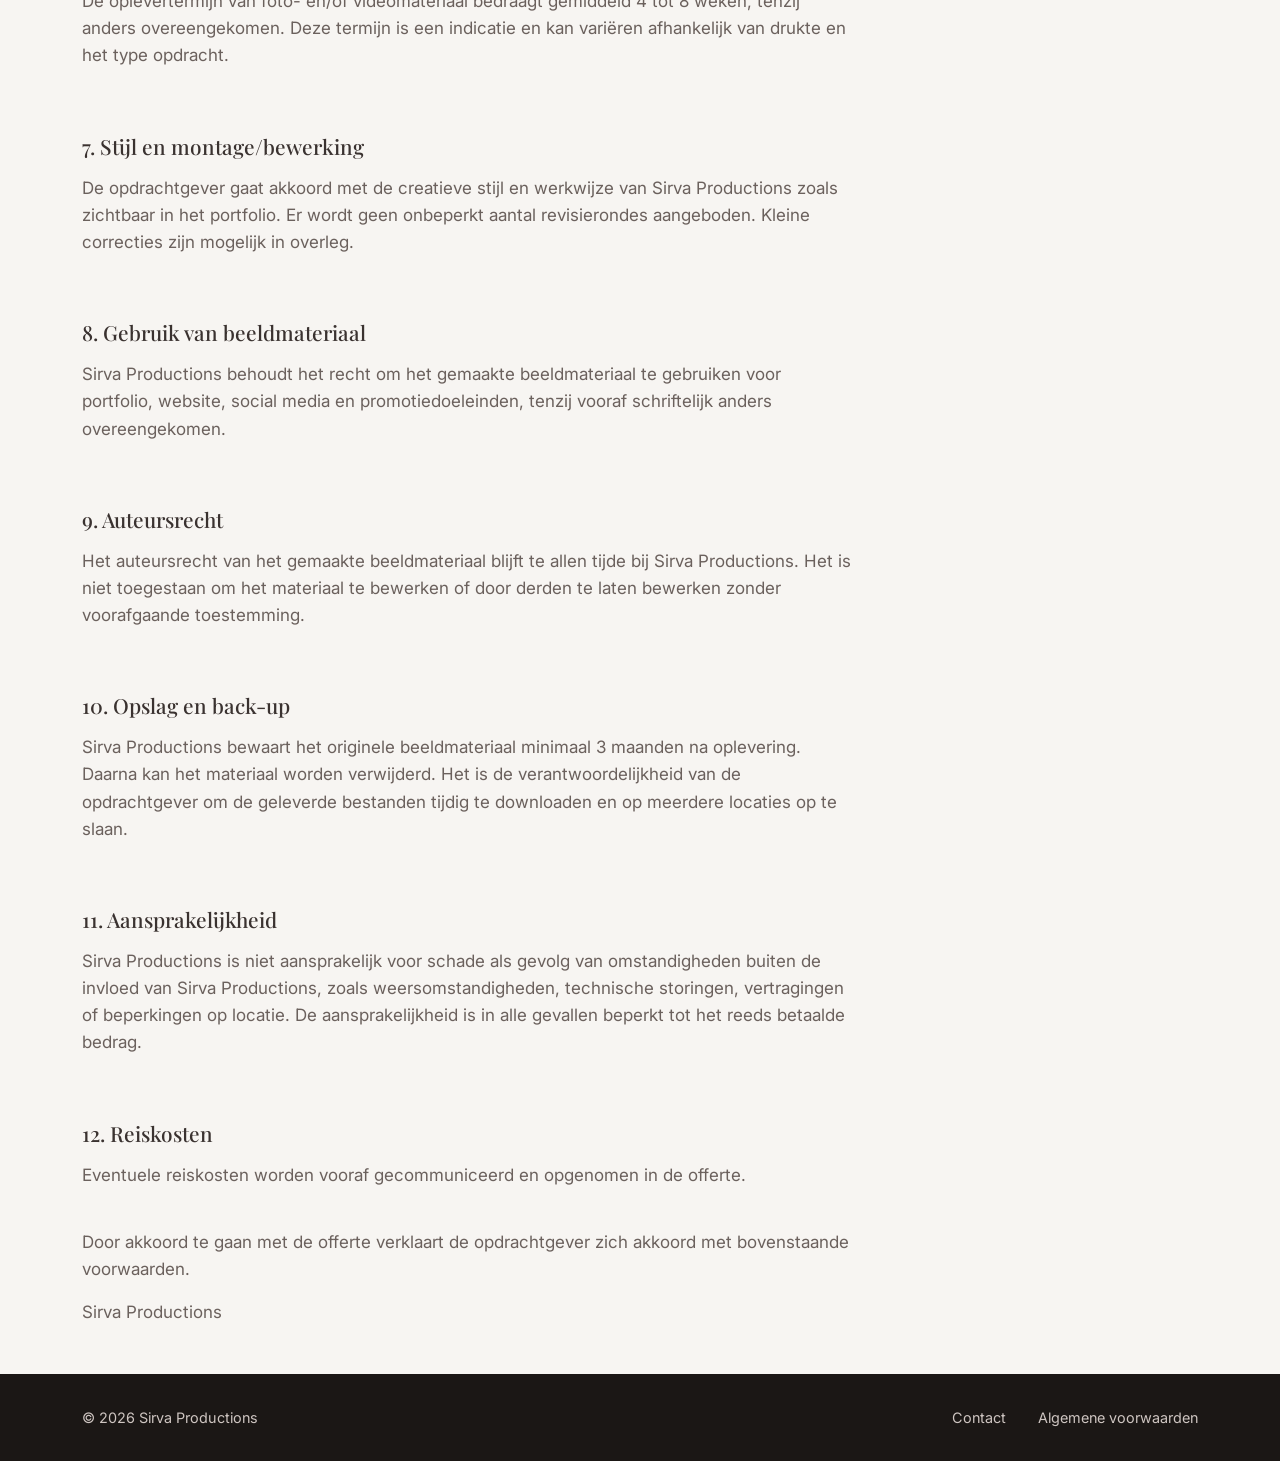
<file: sirva-productions 19/voorwaarden.html>
<!DOCTYPE html>
<html lang="nl">
<head>
<meta charset="UTF-8">
<meta name="viewport" content="width=device-width, initial-scale=1.0">
<title>Algemene voorwaarden | Sirva Productions</title>
<meta name="description" content="Algemene voorwaarden van Sirva Productions.">
<link rel="preconnect" href="https://fonts.googleapis.com">
<link rel="preconnect" href="https://fonts.gstatic.com" crossorigin>
<link href="https://fonts.googleapis.com/css2?family=Playfair+Display:wght@500;600&family=Inter:wght@400;500&display=swap" rel="stylesheet">
<link rel="icon" type="image/png" sizes="32x32" href="images/favicon-32.png">
<link rel="icon" type="image/png" sizes="16x16" href="images/favicon-16.png">
<link rel="apple-touch-icon" href="images/favicon-256.png">
<link rel="stylesheet" href="css/style.css">
</head>
<body>

<header class="site-header">
  <div class="container">
    <a href="index.html" class="logo"><img src="images/logo-cropped.png" alt="Sirva Productions" width="200" height="171"></a>
    <button class="nav-toggle" aria-label="Menu openen" aria-expanded="false">
      <span></span><span></span><span></span>
    </button>
    <nav>
      <ul class="nav-links">
        <li><a href="index.html">Home</a></li>
        <li><a href="over.html">Over</a></li>
        <li><a href="diensten.html">Diensten</a></li>
        <li><a href="contact.html">Contact</a></li>
        <li><a href="voorwaarden.html" aria-current="page">Voorwaarden</a></li>
      </ul>
    </nav>
  </div>
</header>

<section class="hero hero-sm">
  <div class="container">
    <div class="eyebrow">Voorwaarden</div>
    <h1>Algemene voorwaarden</h1>
  </div>
</section>

<section class="tight terms">
  <div class="container">

    <h2>1. Boeking en aanbetaling</h2>
    <p>Een boeking is definitief na ontvangst van de aanbetaling. Tot dat moment blijft de datum of periode vrijblijvend beschikbaar voor andere aanvragen.</p>
    <p>Indien de exacte uitvoeringsdatum nog niet vaststaat, reserveert de aanbetaling ruimte in de agenda van Sirva Productions.</p>

    <h2>2. Betaling</h2>
    <p>De aanbetaling bedraagt 30% van het totaalbedrag. Het resterende bedrag dient vóór de uitvoeringsdatum van de opdracht volledig te zijn voldaan.</p>

    <h2>3. Annulering en verplaatsen</h2>
    <p>Bij annulering door de opdrachtgever wordt de aanbetaling niet gerestitueerd. Bij annulering binnen 30 dagen vóór de uitvoeringsdatum kan Sirva Productions het volledige bedrag in rekening brengen.</p>
    <p>Het verplaatsen van een geplande opdracht is éénmalig kosteloos mogelijk, mits dit minimaal 14 dagen vóór de geplande datum wordt doorgegeven en de nieuwe datum beschikbaar is.</p>
    <p>Bij verplaatsing binnen 14 dagen vóór de geplande datum behoudt Sirva Productions zich het recht voor om extra kosten in rekening te brengen.</p>
    <p>Bij een tweede verplaatsing of wanneer geen passende nieuwe datum gevonden kan worden, wordt dit beschouwd als een annulering.</p>

    <h2>4. Overmacht</h2>
    <p>In geval van overmacht (zoals ziekte of onvoorziene omstandigheden) zal Sirva Productions zich inspannen om een vervangende videograaf of fotograaf te regelen. Indien dit niet mogelijk is, wordt het reeds betaalde bedrag (inclusief aanbetaling) terugbetaald. Verdere aansprakelijkheid is uitgesloten.</p>

    <h2>5. Uitvoering van de opdracht</h2>
    <p>Sirva Productions zal de opdracht naar beste inzicht en vermogen uitvoeren. Het is de verantwoordelijkheid van de opdrachtgever om alle relevante informatie (zoals planning, locaties, gewenste beelden en belangrijke momenten) tijdig en volledig te verstrekken.</p>

    <h2>6. Levering</h2>
    <p>De oplevertermijn van foto- en/of videomateriaal bedraagt gemiddeld 4 tot 8 weken, tenzij anders overeengekomen. Deze termijn is een indicatie en kan variëren afhankelijk van drukte en het type opdracht.</p>

    <h2>7. Stijl en montage/bewerking</h2>
    <p>De opdrachtgever gaat akkoord met de creatieve stijl en werkwijze van Sirva Productions zoals zichtbaar in het portfolio. Er wordt geen onbeperkt aantal revisierondes aangeboden. Kleine correcties zijn mogelijk in overleg.</p>

    <h2>8. Gebruik van beeldmateriaal</h2>
    <p>Sirva Productions behoudt het recht om het gemaakte beeldmateriaal te gebruiken voor portfolio, website, social media en promotiedoeleinden, tenzij vooraf schriftelijk anders overeengekomen.</p>

    <h2>9. Auteursrecht</h2>
    <p>Het auteursrecht van het gemaakte beeldmateriaal blijft te allen tijde bij Sirva Productions. Het is niet toegestaan om het materiaal te bewerken of door derden te laten bewerken zonder voorafgaande toestemming.</p>

    <h2>10. Opslag en back-up</h2>
    <p>Sirva Productions bewaart het originele beeldmateriaal minimaal 3 maanden na oplevering. Daarna kan het materiaal worden verwijderd. Het is de verantwoordelijkheid van de opdrachtgever om de geleverde bestanden tijdig te downloaden en op meerdere locaties op te slaan.</p>

    <h2>11. Aansprakelijkheid</h2>
    <p>Sirva Productions is niet aansprakelijk voor schade als gevolg van omstandigheden buiten de invloed van Sirva Productions, zoals weersomstandigheden, technische storingen, vertragingen of beperkingen op locatie. De aansprakelijkheid is in alle gevallen beperkt tot het reeds betaalde bedrag.</p>

    <h2>12. Reiskosten</h2>
    <p>Eventuele reiskosten worden vooraf gecommuniceerd en opgenomen in de offerte.</p>

    <p style="margin-top: 2.5rem;">Door akkoord te gaan met de offerte verklaart de opdrachtgever zich akkoord met bovenstaande voorwaarden.</p>
    <p>Sirva Productions</p>

  </div>
</section>

<footer class="site-footer">
  <div class="container">
    <div>&copy; <span id="year"></span> Sirva Productions</div>
    <nav class="footer-links">
      <a href="contact.html">Contact</a>
      <a href="voorwaarden.html">Algemene voorwaarden</a>
    </nav>
  </div>
</footer>

<script src="js/script.js"></script>
</body>
</html>
</file>
<file: css/style.css>
/* ==========================================================================
   Sirva Productions — stylesheet
   ========================================================================== */

:root {
  --color-bg: #f7f5f2;
  --color-bg-dark: #1b1715;
  --color-text: #3a3230;
  --color-text-soft: #6b615d;
  --color-text-inverse: #f7f5f2;
  --color-text-inverse-soft: #cec5c1;
  --color-accent: #8a7368;
  --color-line: #e2ddd3;
  --color-line-dark: #34302d;

  --font-display: "Playfair Display", "Georgia", serif;
  --font-body: "Inter", -apple-system, BlinkMacSystemFont, "Segoe UI", sans-serif;

  --max-width: 1180px;
  --space-xs: 0.5rem;
  --space-sm: 1rem;
  --space-md: 2rem;
  --space-lg: 4rem;
  --space-xl: 7rem;
}

* {
  box-sizing: border-box;
}

html {
  scroll-behavior: smooth;
}

body {
  margin: 0;
  font-family: var(--font-body);
  color: var(--color-text);
  background: var(--color-bg);
  line-height: 1.6;
  font-size: 17px;
  -webkit-font-smoothing: antialiased;
}

img {
  max-width: 100%;
  display: block;
}

a {
  color: inherit;
}

h1, h2, h3 {
  font-family: var(--font-display);
  font-weight: 500;
  line-height: 1.2;
  margin: 0 0 var(--space-sm);
}

h1 { font-size: clamp(2.4rem, 5vw, 4rem); }
h2 { font-size: clamp(1.8rem, 3.2vw, 2.6rem); }
h3 { font-size: 1.3rem; }

p {
  margin: 0 0 var(--space-sm);
  color: var(--color-text-soft);
}

.container {
  max-width: var(--max-width);
  margin: 0 auto;
  padding: 0 var(--space-md);
}

/* ---------- Header / nav ---------- */

.site-header {
  position: sticky;
  top: 0;
  z-index: 100;
  background: var(--color-bg);
  border-bottom: 1px solid var(--color-line);
}

.site-header .container {
  display: flex;
  align-items: center;
  justify-content: space-between;
  padding-top: 2rem;
  padding-bottom: 1rem;
}

.logo {
  display: block;
  text-decoration: none;
}

.logo img {
  height: 54px;
  width: auto;
  display: block;
}

.nav-links {
  display: flex;
  gap: var(--space-md);
  list-style: none;
  margin: 0;
  padding: 0;
}

.nav-links a {
  text-decoration: none;
  font-size: 0.95rem;
  color: var(--color-text-soft);
  transition: color 0.2s ease;
}

.nav-links a:hover,
.nav-links a[aria-current="page"] {
  color: var(--color-text);
}

.nav-toggle {
  display: none;
  background: none;
  border: none;
  cursor: pointer;
  padding: var(--space-xs);
}

.nav-toggle span {
  display: block;
  width: 24px;
  height: 2px;
  background: var(--color-text);
  margin: 5px 0;
  transition: transform 0.2s ease, opacity 0.2s ease;
}

/* ---------- Hero ---------- */

.hero {
  background: var(--color-bg-dark);
  color: var(--color-text-inverse);
  padding: var(--space-xl) 0;
}

.hero .container {
  max-width: 780px;
}

.hero .eyebrow {
  text-transform: uppercase;
  letter-spacing: 0.15em;
  font-size: 0.8rem;
  color: var(--color-accent);
  margin-bottom: var(--space-sm);
}

.hero h1 {
  color: var(--color-text-inverse);
}

.hero p.lead {
  color: var(--color-text-inverse-soft);
  font-size: 1.15rem;
  max-width: 60ch;
}

.hero-sm {
  padding: var(--space-lg) 0 var(--space-md);
}

/* ---------- Sections ---------- */

section {
  padding: var(--space-lg) 0;
}

section.tight {
  padding: var(--space-md) 0;
}

.section-border {
  border-top: 1px solid var(--color-line);
}

.eyebrow {
  text-transform: uppercase;
  letter-spacing: 0.15em;
  font-size: 0.8rem;
  color: var(--color-accent);
}

.lead {
  font-size: 1.1rem;
  max-width: 65ch;
}

.two-col {
  display: grid;
  grid-template-columns: 1fr 1fr;
  gap: var(--space-lg);
  align-items: start;
}

.grid-cards {
  display: grid;
  grid-template-columns: repeat(3, 1fr);
  gap: var(--space-md);
  margin-top: var(--space-md);
}

.card {
  border-top: 1px solid var(--color-line);
  padding-top: var(--space-sm);
}

.card h3 {
  margin-bottom: var(--space-xs);
}

.placeholder-media {
  background: linear-gradient(135deg, #34302d, #1b1715);
  aspect-ratio: 16 / 9;
  border-radius: 2px;
  display: flex;
  align-items: center;
  justify-content: center;
  color: var(--color-text-inverse-soft);
  font-size: 0.85rem;
  letter-spacing: 0.05em;
  text-align: center;
  padding: var(--space-sm);
}

.placeholder-media.tall {
  aspect-ratio: 3 / 4;
}

/* ---------- Full-width banner ---------- */

.full-banner {
  width: 100%;
  max-height: 520px;
  overflow: hidden;
}

.full-banner img {
  width: 100%;
  height: 100%;
  object-fit: cover;
  object-position: center 30%;
}

/* ---------- Diensten list ---------- */

.service-row {
  display: grid;
  grid-template-columns: 1fr 2fr;
  gap: var(--space-md);
  padding: var(--space-md) 0;
  border-top: 1px solid var(--color-line);
}

.service-row:last-child {
  border-bottom: 1px solid var(--color-line);
}

.service-row h3 {
  margin: 0;
}

/* ---------- Pakketten ---------- */

.packages {
  display: grid;
  grid-template-columns: repeat(3, 1fr);
  gap: var(--space-sm);
  margin-top: var(--space-md);
}

.package-card {
  border: 1px solid var(--color-line);
  padding: var(--space-sm) var(--space-sm) var(--space-md);
  border-radius: 2px;
}

.package-card h4 {
  font-family: var(--font-display);
  font-weight: 500;
  font-size: 1.1rem;
  margin: 0 0 0.3rem;
}

.package-price {
  font-size: 0.9rem;
  color: var(--color-accent);
  margin-bottom: var(--space-sm);
}

.package-card ul {
  margin: 0;
  padding-left: 1.1rem;
  color: var(--color-text-soft);
  font-size: 0.95rem;
}

.package-card li {
  margin-bottom: 0.3rem;
}

.package-note {
  font-size: 0.85rem;
  color: var(--color-text-soft);
  margin-top: var(--space-sm);
}

.single-package {
  max-width: 420px;
  margin-top: var(--space-md);
}

.extras {
  margin-top: var(--space-lg);
  max-width: 640px;
}

.extras-title {
  text-transform: uppercase;
  letter-spacing: 0.1em;
  font-size: 0.8rem;
  color: var(--color-accent);
  margin-bottom: var(--space-xs);
}

.extra-row {
  display: flex;
  justify-content: space-between;
  align-items: baseline;
  gap: var(--space-md);
  padding: 0.65rem 0;
  border-top: 1px solid var(--color-line);
}

.extra-row:last-child {
  border-bottom: 1px solid var(--color-line);
}

.extra-name {
  font-size: 0.98rem;
  color: var(--color-text);
}

.extra-name .extra-desc {
  display: block;
  font-size: 0.85rem;
  color: var(--color-text-soft);
  margin-top: 0.15rem;
}

.extra-price {
  white-space: nowrap;
  font-size: 0.95rem;
  color: var(--color-accent);
}

@media (max-width: 780px) {
  .packages {
    grid-template-columns: 1fr;
  }

  .extra-row {
    flex-direction: column;
    gap: 0.2rem;
  }
}

/* ---------- Contact ---------- */

.contact-grid {
  display: grid;
  grid-template-columns: 1fr 1fr;
  gap: var(--space-lg);
}

.contact-details dt {
  font-size: 0.8rem;
  text-transform: uppercase;
  letter-spacing: 0.1em;
  color: var(--color-accent);
  margin-top: var(--space-sm);
}

.contact-details dd {
  margin: 0.15rem 0 0;
  font-size: 1.05rem;
}

form {
  display: flex;
  flex-direction: column;
  gap: var(--space-sm);
}

label {
  font-size: 0.85rem;
  color: var(--color-text-soft);
}

input,
textarea {
  font-family: var(--font-body);
  font-size: 1rem;
  padding: 0.7rem 0.9rem;
  border: 1px solid var(--color-line);
  background: #fff;
  border-radius: 2px;
  color: var(--color-text);
}

input:focus,
textarea:focus {
  outline: none;
  border-color: var(--color-accent);
}

textarea {
  resize: vertical;
  min-height: 130px;
}

button.submit {
  align-self: flex-start;
  background: var(--color-bg-dark);
  color: var(--color-text-inverse);
  border: none;
  padding: 0.8rem 1.8rem;
  font-family: var(--font-body);
  font-size: 0.95rem;
  cursor: pointer;
  border-radius: 2px;
  transition: background 0.2s ease;
}

button.submit:hover {
  background: #000;
}

/* ---------- Footer ---------- */

.site-footer {
  background: var(--color-bg-dark);
  color: var(--color-text-inverse-soft);
  padding: var(--space-md) 0;
  font-size: 0.9rem;
}

.site-footer .container {
  display: flex;
  justify-content: space-between;
  align-items: center;
  flex-wrap: wrap;
  gap: var(--space-sm);
}

.site-footer a {
  color: var(--color-text-inverse-soft);
  text-decoration: none;
}

.site-footer a:hover {
  color: var(--color-text-inverse);
}

.footer-links {
  display: flex;
  gap: var(--space-md);
}

/* ---------- Voorwaarden ---------- */

.terms h2 {
  font-size: 1.3rem;
  margin-top: var(--space-lg);
}

.terms h2:first-child {
  margin-top: 0;
}

.terms p {
  max-width: 70ch;
}

/* ---------- Responsive ---------- */

@media (max-width: 780px) {
  .nav-toggle {
    display: block;
  }

  .nav-links {
    position: absolute;
    top: 100%;
    left: 0;
    right: 0;
    background: var(--color-bg);
    flex-direction: column;
    padding: var(--space-sm) var(--space-md);
    border-bottom: 1px solid var(--color-line);
    display: none;
    gap: var(--space-sm);
  }

  .nav-links.open {
    display: flex;
  }

  .two-col,
  .contact-grid {
    grid-template-columns: 1fr;
  }

  .grid-cards {
    grid-template-columns: 1fr;
  }

  .service-row {
    grid-template-columns: 1fr;
    gap: var(--space-xs);
  }
}
</file>
<file: sirva-productions 19/css/style.css>
/* ==========================================================================
   Sirva Productions — stylesheet
   ========================================================================== */

:root {
  --color-bg: #f7f5f2;
  --color-bg-dark: #1b1715;
  --color-text: #3a3230;
  --color-text-soft: #6b615d;
  --color-text-inverse: #f7f5f2;
  --color-text-inverse-soft: #cec5c1;
  --color-accent: #8a7368;
  --color-line: #e2ddd3;
  --color-line-dark: #34302d;

  --font-display: "Playfair Display", "Georgia", serif;
  --font-body: "Inter", -apple-system, BlinkMacSystemFont, "Segoe UI", sans-serif;

  --max-width: 1180px;
  --space-xs: 0.5rem;
  --space-sm: 1rem;
  --space-md: 2rem;
  --space-lg: 4rem;
  --space-xl: 7rem;
}

* {
  box-sizing: border-box;
}

html {
  scroll-behavior: smooth;
}

body {
  margin: 0;
  font-family: var(--font-body);
  color: var(--color-text);
  background: var(--color-bg);
  line-height: 1.6;
  font-size: 17px;
  -webkit-font-smoothing: antialiased;
}

img {
  max-width: 100%;
  display: block;
}

a {
  color: inherit;
}

h1, h2, h3 {
  font-family: var(--font-display);
  font-weight: 500;
  line-height: 1.2;
  margin: 0 0 var(--space-sm);
}

h1 { font-size: clamp(2.4rem, 5vw, 4rem); }
h2 { font-size: clamp(1.8rem, 3.2vw, 2.6rem); }
h3 { font-size: 1.3rem; }

p {
  margin: 0 0 var(--space-sm);
  color: var(--color-text-soft);
}

.container {
  max-width: var(--max-width);
  margin: 0 auto;
  padding: 0 var(--space-md);
}

/* ---------- Header / nav ---------- */

.site-header {
  position: sticky;
  top: 0;
  z-index: 100;
  background: var(--color-bg);
  border-bottom: 1px solid var(--color-line);
}

.site-header .container {
  display: flex;
  align-items: center;
  justify-content: space-between;
  padding-top: 2rem;
  padding-bottom: 1rem;
}

.logo {
  display: block;
  text-decoration: none;
}

.logo img {
  height: 54px;
  width: auto;
  display: block;
}

.nav-links {
  display: flex;
  gap: var(--space-md);
  list-style: none;
  margin: 0;
  padding: 0;
}

.nav-links a {
  text-decoration: none;
  font-size: 0.95rem;
  color: var(--color-text-soft);
  transition: color 0.2s ease;
}

.nav-links a:hover,
.nav-links a[aria-current="page"] {
  color: var(--color-text);
}

.nav-toggle {
  display: none;
  background: none;
  border: none;
  cursor: pointer;
  padding: var(--space-xs);
}

.nav-toggle span {
  display: block;
  width: 24px;
  height: 2px;
  background: var(--color-text);
  margin: 5px 0;
  transition: transform 0.2s ease, opacity 0.2s ease;
}

/* ---------- Hero ---------- */

.hero {
  background: var(--color-bg-dark);
  color: var(--color-text-inverse);
  padding: var(--space-xl) 0;
}

.hero .container {
  max-width: 780px;
}

.hero .eyebrow {
  text-transform: uppercase;
  letter-spacing: 0.15em;
  font-size: 0.8rem;
  color: var(--color-accent);
  margin-bottom: var(--space-sm);
}

.hero h1 {
  color: var(--color-text-inverse);
}

.hero p.lead {
  color: var(--color-text-inverse-soft);
  font-size: 1.15rem;
  max-width: 60ch;
}

.hero-sm {
  padding: var(--space-lg) 0 var(--space-md);
}

/* ---------- Sections ---------- */

section {
  padding: var(--space-lg) 0;
}

section.tight {
  padding: var(--space-md) 0;
}

.section-border {
  border-top: 1px solid var(--color-line);
}

.eyebrow {
  text-transform: uppercase;
  letter-spacing: 0.15em;
  font-size: 0.8rem;
  color: var(--color-accent);
}

.lead {
  font-size: 1.1rem;
  max-width: 65ch;
}

.two-col {
  display: grid;
  grid-template-columns: 1fr 1fr;
  gap: var(--space-lg);
  align-items: start;
}

.grid-cards {
  display: grid;
  grid-template-columns: repeat(3, 1fr);
  gap: var(--space-md);
  margin-top: var(--space-md);
}

.card {
  border-top: 1px solid var(--color-line);
  padding-top: var(--space-sm);
}

.card h3 {
  margin-bottom: var(--space-xs);
}

.placeholder-media {
  background: linear-gradient(135deg, #34302d, #1b1715);
  aspect-ratio: 16 / 9;
  border-radius: 2px;
  display: flex;
  align-items: center;
  justify-content: center;
  color: var(--color-text-inverse-soft);
  font-size: 0.85rem;
  letter-spacing: 0.05em;
  text-align: center;
  padding: var(--space-sm);
}

.placeholder-media.tall {
  aspect-ratio: 3 / 4;
}

/* ---------- Full-width banner ---------- */

.full-banner {
  width: 100%;
  max-height: 520px;
  overflow: hidden;
}

.full-banner img {
  width: 100%;
  height: 100%;
  object-fit: cover;
  object-position: center 30%;
}

/* ---------- Diensten list ---------- */

.service-row {
  display: grid;
  grid-template-columns: 1fr 2fr;
  gap: var(--space-md);
  padding: var(--space-md) 0;
  border-top: 1px solid var(--color-line);
}

.service-row:last-child {
  border-bottom: 1px solid var(--color-line);
}

.service-row h3 {
  margin: 0;
}

/* ---------- Pakketten ---------- */

.packages {
  display: grid;
  grid-template-columns: repeat(3, 1fr);
  gap: var(--space-sm);
  margin-top: var(--space-md);
}

.package-card {
  border: 1px solid var(--color-line);
  padding: var(--space-sm) var(--space-sm) var(--space-md);
  border-radius: 2px;
}

.package-card h4 {
  font-family: var(--font-display);
  font-weight: 500;
  font-size: 1.1rem;
  margin: 0 0 0.3rem;
}

.package-price {
  font-size: 0.9rem;
  color: var(--color-accent);
  margin-bottom: var(--space-sm);
}

.package-card ul {
  margin: 0;
  padding-left: 1.1rem;
  color: var(--color-text-soft);
  font-size: 0.95rem;
}

.package-card li {
  margin-bottom: 0.3rem;
}

.package-note {
  font-size: 0.85rem;
  color: var(--color-text-soft);
  margin-top: var(--space-sm);
}

.single-package {
  max-width: 420px;
  margin-top: var(--space-md);
}

.extras {
  margin-top: var(--space-lg);
  max-width: 640px;
}

.extras-title {
  text-transform: uppercase;
  letter-spacing: 0.1em;
  font-size: 0.8rem;
  color: var(--color-accent);
  margin-bottom: var(--space-xs);
}

.extra-row {
  display: flex;
  justify-content: space-between;
  align-items: baseline;
  gap: var(--space-md);
  padding: 0.65rem 0;
  border-top: 1px solid var(--color-line);
}

.extra-row:last-child {
  border-bottom: 1px solid var(--color-line);
}

.extra-name {
  font-size: 0.98rem;
  color: var(--color-text);
}

.extra-name .extra-desc {
  display: block;
  font-size: 0.85rem;
  color: var(--color-text-soft);
  margin-top: 0.15rem;
}

.extra-price {
  white-space: nowrap;
  font-size: 0.95rem;
  color: var(--color-accent);
}

@media (max-width: 780px) {
  .packages {
    grid-template-columns: 1fr;
  }

  .extra-row {
    flex-direction: column;
    gap: 0.2rem;
  }
}

/* ---------- Contact ---------- */

.contact-grid {
  display: grid;
  grid-template-columns: 1fr 1fr;
  gap: var(--space-lg);
}

.contact-details dt {
  font-size: 0.8rem;
  text-transform: uppercase;
  letter-spacing: 0.1em;
  color: var(--color-accent);
  margin-top: var(--space-sm);
}

.contact-details dd {
  margin: 0.15rem 0 0;
  font-size: 1.05rem;
}

form {
  display: flex;
  flex-direction: column;
  gap: var(--space-sm);
}

label {
  font-size: 0.85rem;
  color: var(--color-text-soft);
}

input,
textarea {
  font-family: var(--font-body);
  font-size: 1rem;
  padding: 0.7rem 0.9rem;
  border: 1px solid var(--color-line);
  background: #fff;
  border-radius: 2px;
  color: var(--color-text);
}

input:focus,
textarea:focus {
  outline: none;
  border-color: var(--color-accent);
}

textarea {
  resize: vertical;
  min-height: 130px;
}

button.submit {
  align-self: flex-start;
  background: var(--color-bg-dark);
  color: var(--color-text-inverse);
  border: none;
  padding: 0.8rem 1.8rem;
  font-family: var(--font-body);
  font-size: 0.95rem;
  cursor: pointer;
  border-radius: 2px;
  transition: background 0.2s ease;
}

button.submit:hover {
  background: #000;
}

/* ---------- Footer ---------- */

.site-footer {
  background: var(--color-bg-dark);
  color: var(--color-text-inverse-soft);
  padding: var(--space-md) 0;
  font-size: 0.9rem;
}

.site-footer .container {
  display: flex;
  justify-content: space-between;
  align-items: center;
  flex-wrap: wrap;
  gap: var(--space-sm);
}

.site-footer a {
  color: var(--color-text-inverse-soft);
  text-decoration: none;
}

.site-footer a:hover {
  color: var(--color-text-inverse);
}

.footer-links {
  display: flex;
  gap: var(--space-md);
}

/* ---------- Voorwaarden ---------- */

.terms h2 {
  font-size: 1.3rem;
  margin-top: var(--space-lg);
}

.terms h2:first-child {
  margin-top: 0;
}

.terms p {
  max-width: 70ch;
}

/* ---------- Responsive ---------- */

@media (max-width: 780px) {
  .nav-toggle {
    display: block;
  }

  .nav-links {
    position: absolute;
    top: 100%;
    left: 0;
    right: 0;
    background: var(--color-bg);
    flex-direction: column;
    padding: var(--space-sm) var(--space-md);
    border-bottom: 1px solid var(--color-line);
    display: none;
    gap: var(--space-sm);
  }

  .nav-links.open {
    display: flex;
  }

  .two-col,
  .contact-grid {
    grid-template-columns: 1fr;
  }

  .grid-cards {
    grid-template-columns: 1fr;
  }

  .service-row {
    grid-template-columns: 1fr;
    gap: var(--space-xs);
  }
}
</file>
